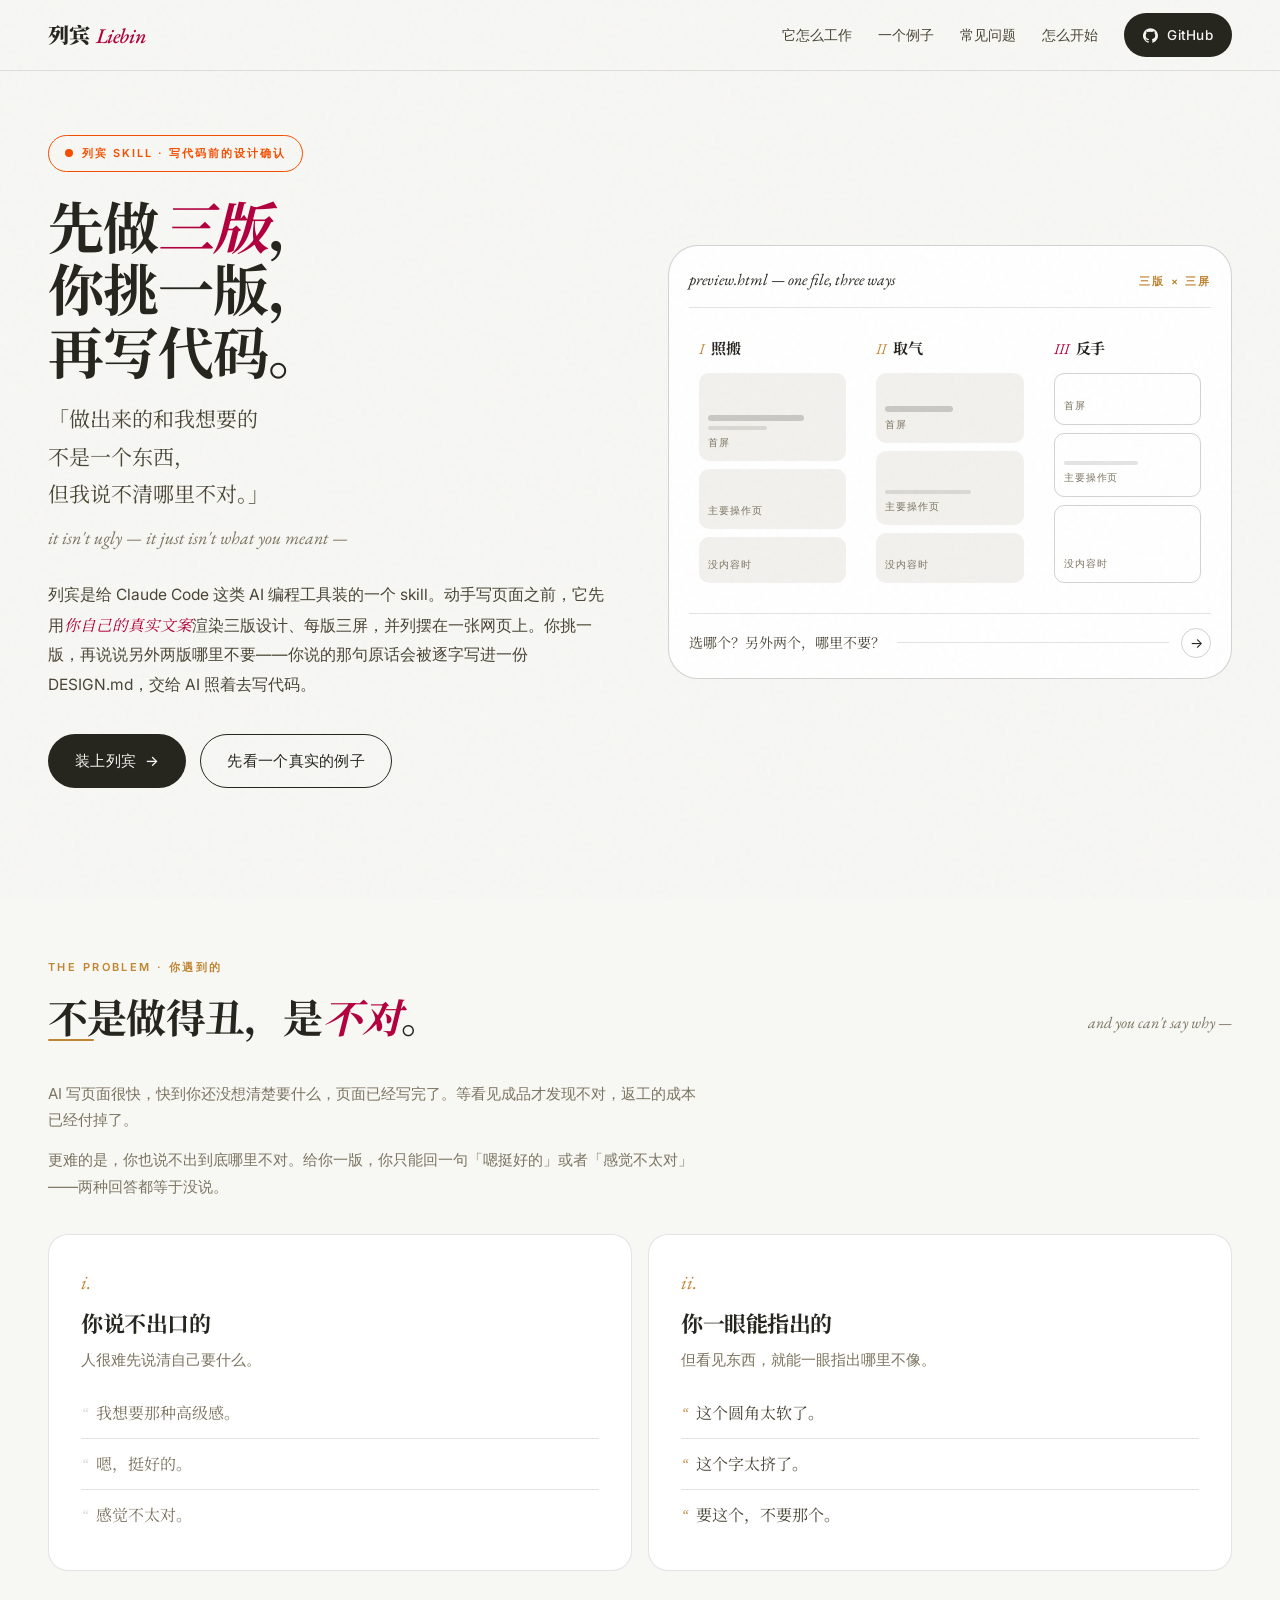
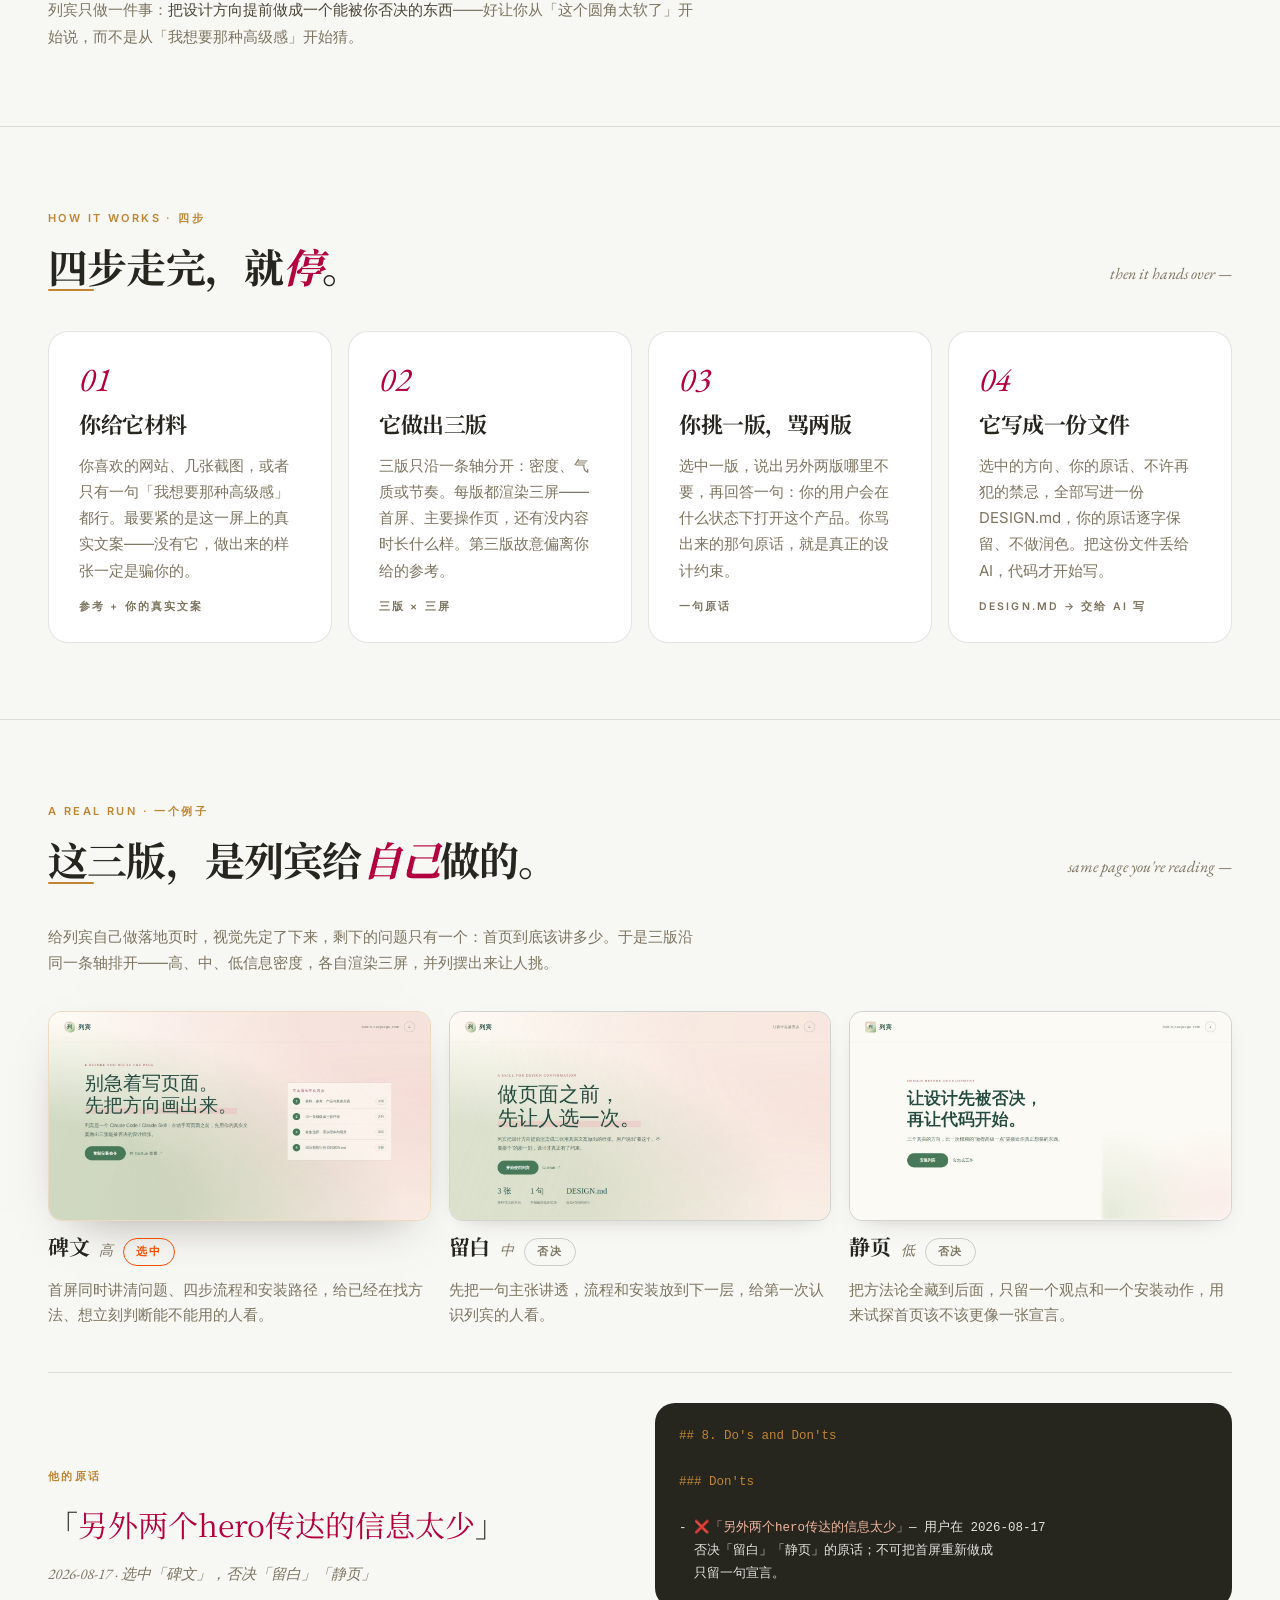
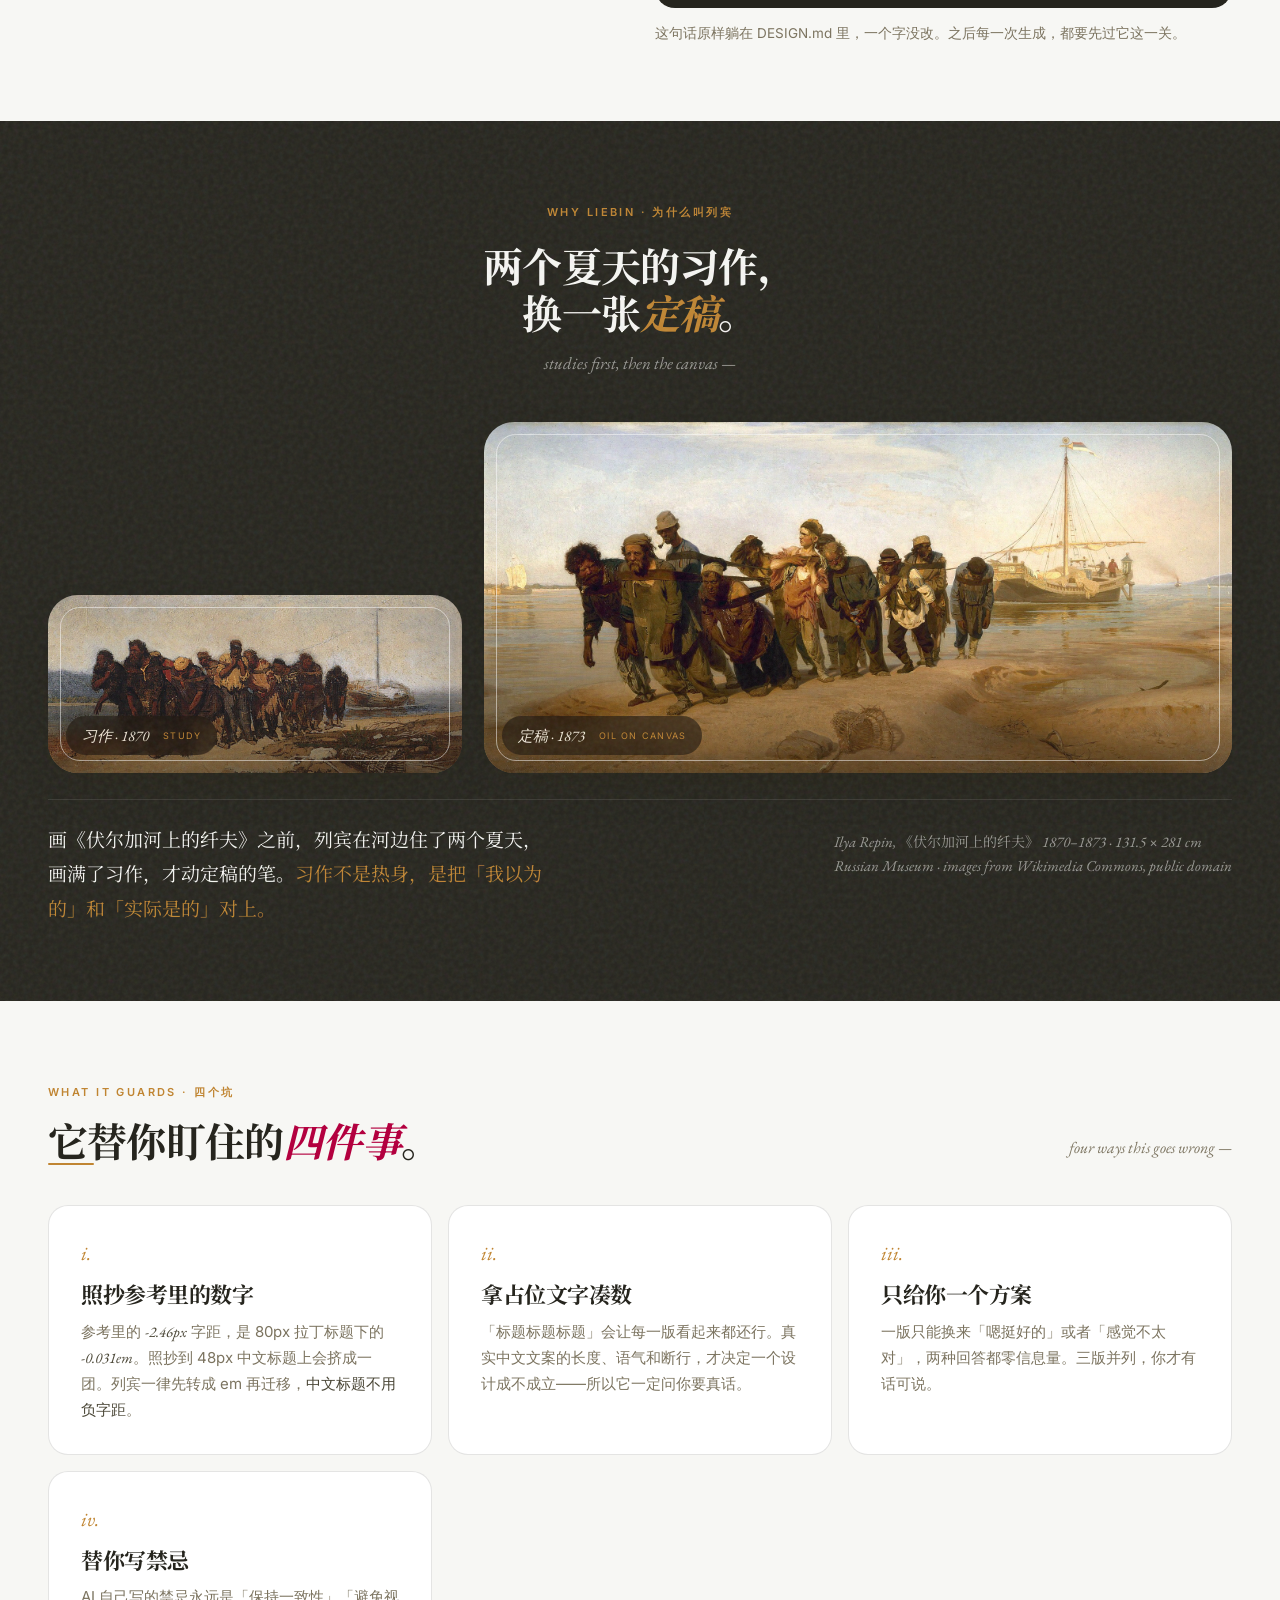
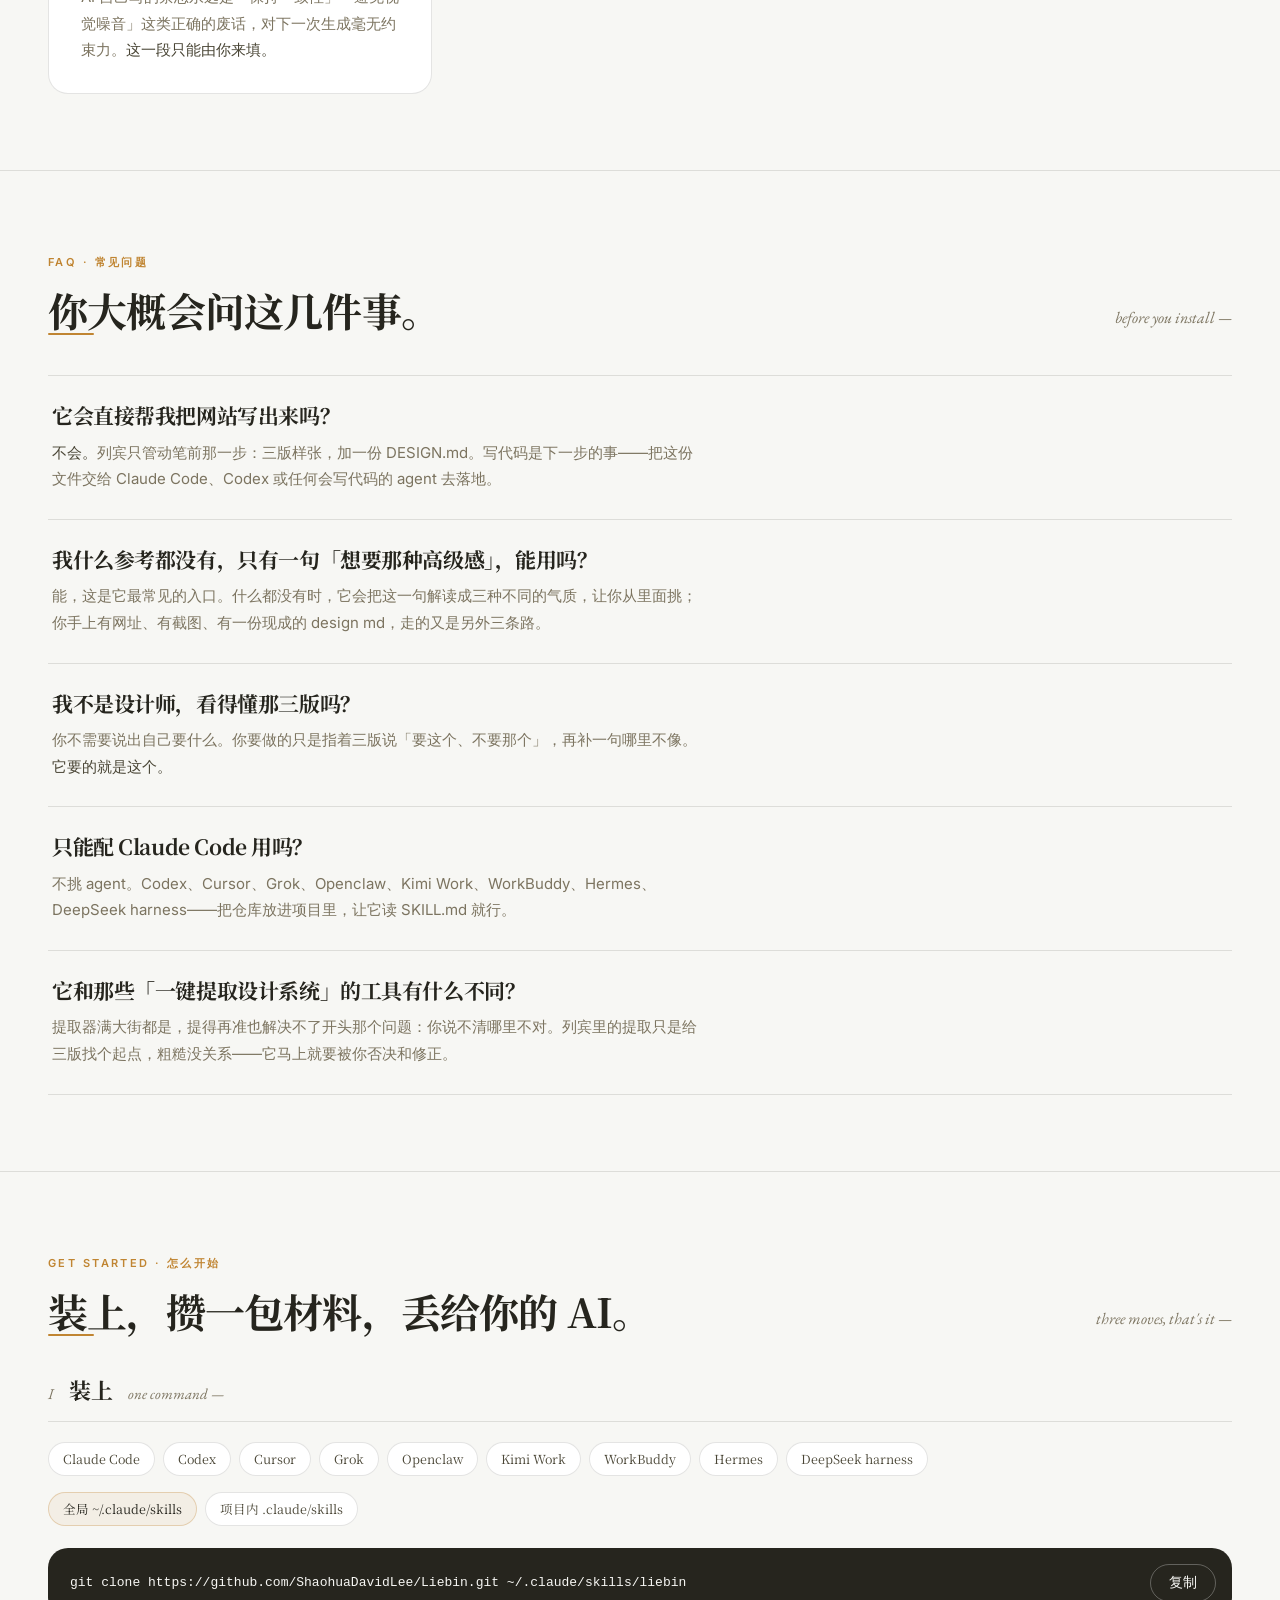
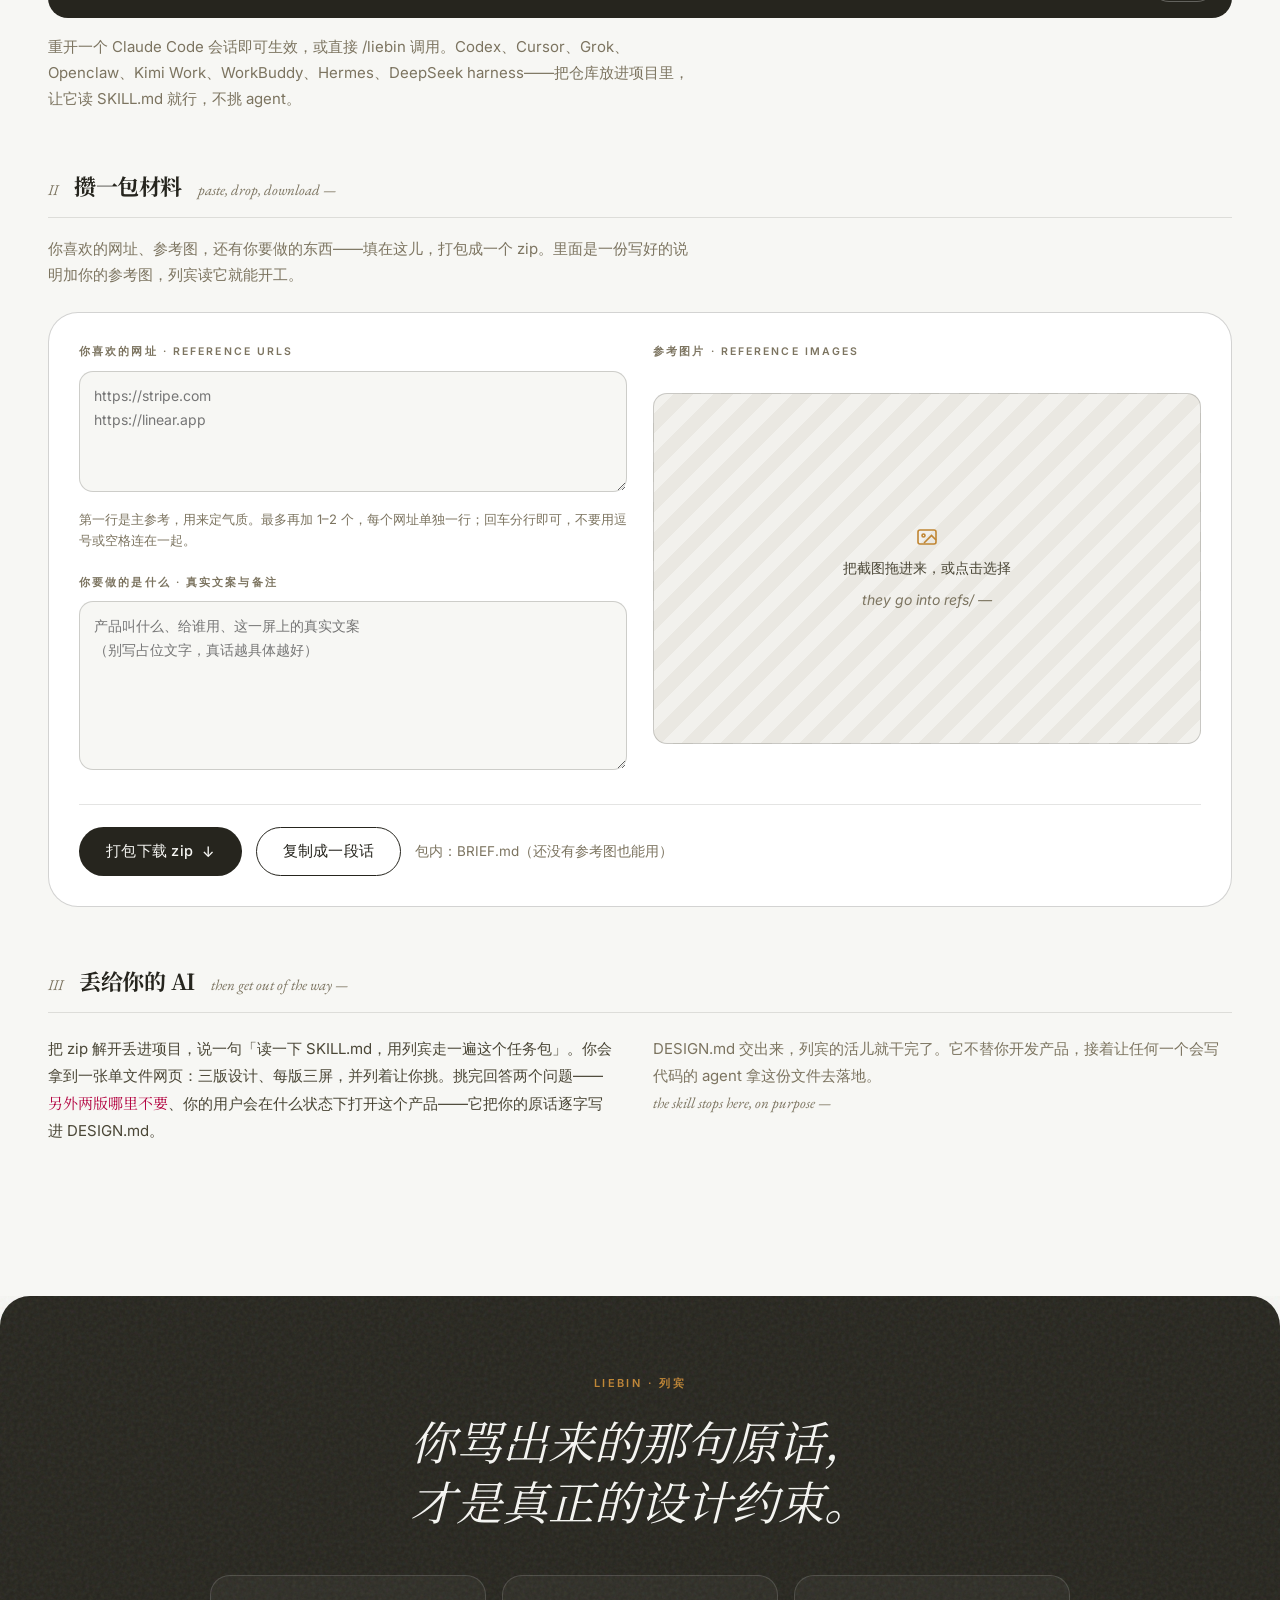
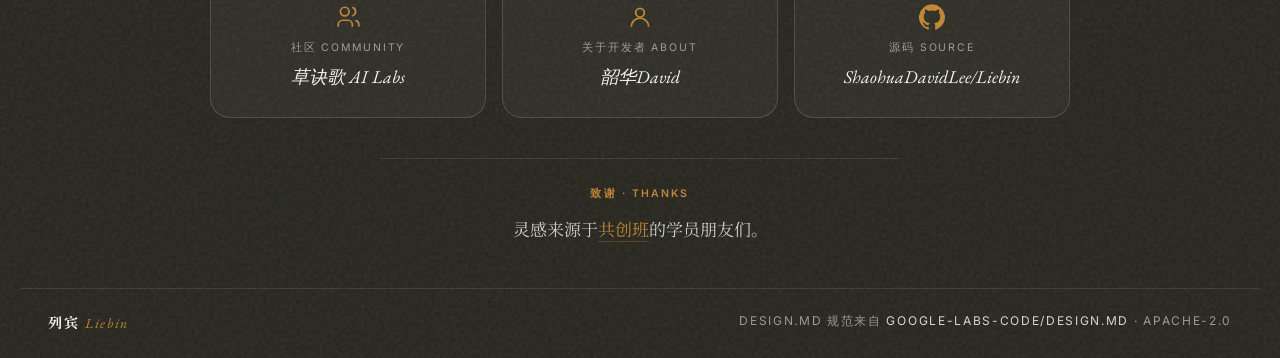
<file: landing.html>
<!DOCTYPE html>
<html lang="zh-CN">
<head>
<meta charset="utf-8">
<meta name="viewport" content="width=device-width, initial-scale=1">
<title>列宾 · Liebin — 先做三版，你挑一版，再写代码</title>
<meta name="description" content="列宾是给 Claude Code 这类 AI 编程工具用的一个 skill：动手写页面之前，先用你的真实文案渲染三版设计并列给你看。你挑一版、说另外两版哪里不要，它把你的原话写成一份 DESIGN.md，交给 AI 去写代码。">
<meta name="theme-color" content="#f7f7f4">
<link rel="canonical" href="https://liebin.caojuege.com/">
<meta property="og:title" content="列宾 · Liebin">
<meta property="og:description" content="先做三版，你挑一版，再写代码。你说出「不要那个」的那一刻，设计才真正有了约束。">
<meta property="og:type" content="website">
<meta property="og:url" content="https://liebin.caojuege.com/">
<meta property="og:locale" content="zh_CN">
<link rel="icon" href="./site/favicon.svg" type="image/svg+xml">
<link rel="preconnect" href="https://fonts.googleapis.com">
<link rel="preconnect" href="https://fonts.gstatic.com" crossorigin>
<link rel="stylesheet" href="https://fonts.googleapis.com/css2?family=Noto+Serif+SC:wght@400;700;900&family=Inter:wght@400;500;600&family=EB+Garamond:ital,wght@0,400;0,500;1,400;1,500&display=swap">
<link rel="stylesheet" href="./site/css/liebin.css">
<style>
/* 沿用既有 token 与组件语言，只为「对照」「例子」「常见问题」三处补最少的版式 */
.contrast{display:grid;grid-template-columns:repeat(auto-fit,minmax(min(100%,320px),1fr));gap:16px;margin-top:34px}
.contrast .pit .n{font-family:var(--font-latin);font-style:italic}
.say{display:block;font-family:var(--font-serif);font-size:16px;line-height:1.95;color:var(--ink-soft);padding:9px 0;border-bottom:1px solid var(--hair)}
.say:last-child{border-bottom:0}
.say.dim{color:var(--muted)}
.say .mk{color:var(--gold);font-family:var(--font-latin);font-style:italic;margin-right:9px}
.say.dim .mk{color:var(--hair-2)}

.case-grid{display:grid;grid-template-columns:repeat(auto-fit,minmax(min(100%,270px),1fr));gap:18px;margin-top:34px}
.case{display:flex;flex-direction:column;gap:12px}
.case__shot{margin:0;border:1px solid var(--hair-2);border-radius:var(--r-sm);overflow:hidden;background:var(--surface);box-shadow:var(--sh-sm)}
.case__shot img{width:100%;height:auto}
.case.is-picked .case__shot{border-color:var(--gold-soft);box-shadow:var(--sh)}
.case__name{display:flex;align-items:baseline;gap:10px;flex-wrap:wrap}
.case__name h3{margin:0;font-size:var(--fs-h4)}
.case__name .axis{font-family:var(--font-latin);font-style:italic;font-size:14px;color:var(--muted)}
.case__tag{flex:none;font-family:var(--font-sans);font-size:10.5px;font-weight:600;letter-spacing:var(--ls-badge);text-transform:uppercase;border-radius:var(--r-pill);padding:4px 12px;border:1px solid var(--hair-2);color:var(--muted)}
.case__tag.on{border-color:var(--primary);color:var(--primary)}
.case p{color:var(--muted);font-size:14.5px;line-height:1.72}

.verdict{display:grid;grid-template-columns:repeat(auto-fit,minmax(min(100%,300px),1fr));gap:30px;align-items:center;margin-top:44px;padding-top:30px;border-top:1px solid var(--hair)}
.verdict blockquote{margin:0;font-family:var(--font-serif);font-size:clamp(21px,2.4vw,30px);line-height:1.55;color:var(--ink);text-wrap:balance}
.verdict blockquote em{font-style:normal;color:var(--crimson)}
.verdict .by{margin-top:14px;font-family:var(--font-latin);font-style:italic;font-size:15px;color:var(--muted)}
.md{background:var(--ink-900);border-radius:var(--r);padding:22px 24px;overflow-x:auto}
.md pre{margin:0;font-family:ui-monospace,SFMono-Regular,Menlo,monospace;font-size:12.5px;line-height:1.85;color:rgba(247,247,244,.9);white-space:pre-wrap;overflow-wrap:anywhere}
.md .k{color:var(--ochre)}
.md .q{color:#f0b7a0}
.md__cap{margin-top:14px;color:var(--muted);font-size:13.5px;line-height:1.7}

.qa{border-top:1px solid var(--hair)}
.qa__item{padding:26px 4px;border-bottom:1px solid var(--hair)}
.qa__item h3{margin:0 0 10px;font-size:var(--fs-h4)}
.qa__item p{color:var(--muted);font-size:15px;line-height:1.78;max-width:var(--measure-note)}
.qa__item p .ink{color:var(--ink-soft)}
</style>
</head>
<body class="grain">

<header class="site-header">
  <div class="site-header__inner">
    <a class="mark" href="#top">列宾<em>Liebin</em></a>
    <button class="nav-toggle" type="button" aria-expanded="false" aria-controls="nav" aria-label="打开菜单">
      <svg viewBox="0 0 24 24" fill="none" stroke="currentColor" stroke-width="1.8" aria-hidden="true"><path d="M4 7h16M4 12h16M4 17h16"/></svg>
    </button>
    <nav id="nav" class="site-nav">
      <a href="#steps">它怎么工作</a>
      <a href="#case">一个例子</a>
      <a href="#faq">常见问题</a>
      <a href="#how">怎么开始</a>
      <a class="rn-btn rn-btn--crimson rn-btn--sm" href="https://github.com/ShaohuaDavidLee/Liebin" target="_blank" rel="noopener">
        <svg width="15" height="15" viewBox="0 0 24 24" fill="currentColor" aria-hidden="true"><path d="M12 .3a12 12 0 0 0-3.8 23.4c.6.1.8-.3.8-.6v-2.2c-3.3.7-4-1.4-4-1.4-.5-1.4-1.3-1.8-1.3-1.8-1.1-.7.1-.7.1-.7 1.2.1 1.8 1.2 1.8 1.2 1.1 1.8 2.8 1.3 3.5 1 .1-.8.4-1.3.8-1.6-2.7-.3-5.5-1.3-5.5-6 0-1.3.5-2.4 1.2-3.2-.1-.3-.5-1.5.1-3.2 0 0 1-.3 3.3 1.2a11.5 11.5 0 0 1 6 0c2.3-1.5 3.3-1.2 3.3-1.2.6 1.7.2 2.9.1 3.2.8.8 1.2 1.9 1.2 3.2 0 4.7-2.8 5.7-5.5 6 .4.4.8 1.1.8 2.2v3.3c0 .3.2.7.8.6A12 12 0 0 0 12 .3z"/></svg>
        GitHub
      </a>
    </nav>
  </div>
</header>

<main id="top">
  <section class="hero">
    <div class="rise">
      <span class="rn-badge rn-badge--live"><span class="rn-badge__dot"></span>列宾 Skill · 写代码前的设计确认</span>
      <h1>先做<em>三版</em>，<br>你挑一版，<br>再写代码。</h1>
      <p class="hero__quote">「做出来的和我想要的<br>不是一个东西，<br>但我说不清哪里不对。」</p>
      <p class="latin hero__latin">it isn't ugly — it just isn't what you meant —</p>
      <p class="hero__bio">列宾是给 Claude Code 这类 AI 编程工具装的一个 skill。动手写页面之前，它先用<span class="key">你自己的真实文案</span>渲染三版设计、每版三屏，并列摆在一张网页上。你挑一版，再说说另外两版哪里不要——你说的那句原话会被逐字写进一份 DESIGN.md，交给 AI 照着去写代码。</p>
      <div class="hero__cta">
        <a class="rn-btn rn-btn--dark" href="#how">装上列宾<span class="rn-btn__arrow">→</span></a>
        <a class="rn-btn rn-btn--ghost" href="#case">先看一个真实的例子</a>
      </div>
    </div>

    <div class="schematic rise d2">
      <div class="schematic__head">
        <span class="latin">preview.html — one file, three ways</span>
        <span class="schematic__tag">三版 × 三屏</span>
      </div>
      <div class="schematic__cols">
        <div class="col">
          <div class="col__name"><span class="latin n">I</span><h3>照搬</h3></div>
          <div class="col__stack">
            <div class="pane" style="height:88px"><span class="pane__bar"></span><span class="pane__bar s"></span><span class="pane__lab">首屏</span></div>
            <div class="pane" style="height:60px"><span class="pane__lab">主要操作页</span></div>
            <div class="pane" style="height:46px"><span class="pane__lab">没内容时</span></div>
          </div>
        </div>
        <div class="col">
          <div class="col__name"><span class="latin n">II</span><h3>取气</h3></div>
          <div class="col__stack">
            <div class="pane" style="height:70px"><span class="pane__bar" style="width:52%"></span><span class="pane__lab">首屏</span></div>
            <div class="pane" style="height:74px"><span class="pane__bar s" style="width:66%"></span><span class="pane__lab">主要操作页</span></div>
            <div class="pane" style="height:50px"><span class="pane__lab">没内容时</span></div>
          </div>
        </div>
        <div class="col">
          <div class="col__name"><span class="latin n is-iii">III</span><h3>反手</h3></div>
          <div class="col__stack">
            <div class="pane is-outline" style="height:52px"><span class="pane__lab">首屏</span></div>
            <div class="pane is-outline" style="height:64px"><span class="pane__bar s" style="width:58%"></span><span class="pane__lab">主要操作页</span></div>
            <div class="pane is-outline" style="height:78px"><span class="pane__lab">没内容时</span></div>
          </div>
        </div>
      </div>
      <div class="schematic__foot">
        <p>选哪个？另外两个，哪里不要？</p>
        <span class="ln"></span>
        <span class="go">→</span>
      </div>
    </div>
  </section>

  <section id="problem" class="section">
    <div class="wrap">
      <header class="rn-sechead">
        <div class="rn-sechead__lead">
          <span class="rn-kicker">The problem · 你遇到的</span>
          <h2 class="rn-sechead__title">不是做得丑，是<em>不对</em>。</h2>
          <div class="rn-rule"></div>
        </div>
        <p class="rn-aside rn-sechead__aside">and you can't say why —</p>
      </header>
      <p class="note">AI 写页面很快，快到你还没想清楚要什么，页面已经写完了。等看见成品才发现不对，返工的成本已经付掉了。</p>
      <p class="note" style="margin-top:14px">更难的是，你也说不出到底哪里不对。给你一版，你只能回一句「嗯挺好的」或者「感觉不太对」——两种回答都等于没说。</p>

      <div class="contrast">
        <article class="pit">
          <div class="n">i.</div>
          <h3>你说不出口的</h3>
          <p style="margin-bottom:14px">人很难先说清自己要什么。</p>
          <span class="say dim"><span class="mk">“</span>我想要那种高级感。</span>
          <span class="say dim"><span class="mk">“</span>嗯，挺好的。</span>
          <span class="say dim"><span class="mk">“</span>感觉不太对。</span>
        </article>
        <article class="pit">
          <div class="n">ii.</div>
          <h3>你一眼能指出的</h3>
          <p style="margin-bottom:14px">但看见东西，就能一眼指出哪里不像。</p>
          <span class="say"><span class="mk">“</span>这个圆角太软了。</span>
          <span class="say"><span class="mk">“</span>这个字太挤了。</span>
          <span class="say"><span class="mk">“</span>要这个，不要那个。</span>
        </article>
      </div>
      <p class="note" style="margin-top:26px">列宾只做一件事：<span style="color:var(--ink-soft)">把设计方向提前做成一个能被你否决的东西</span>——好让你从「这个圆角太软了」开始说，而不是从「我想要那种高级感」开始猜。</p>
    </div>
  </section>

  <section id="steps" class="section">
    <div class="wrap">
      <header class="rn-sechead">
        <div class="rn-sechead__lead">
          <span class="rn-kicker">How it works · 四步</span>
          <h2 class="rn-sechead__title">四步走完，就<em>停</em>。</h2>
          <div class="rn-rule"></div>
        </div>
        <p class="rn-aside rn-sechead__aside">then it hands over —</p>
      </header>
      <div class="step-grid">
        <article class="step">
          <div class="latin step__n">01</div>
          <h3>你给它材料</h3>
          <p>你喜欢的网站、几张截图，或者只有一句「我想要那种高级感」都行。最要紧的是这一屏上的真实文案——没有它，做出来的样张一定是骗你的。</p>
          <span class="step__tag">参考 + 你的真实文案</span>
        </article>
        <article class="step">
          <div class="latin step__n">02</div>
          <h3>它做出三版</h3>
          <p>三版只沿一条轴分开：密度、气质或节奏。每版都渲染三屏——首屏、主要操作页，还有没内容时长什么样。第三版故意偏离你给的参考。</p>
          <span class="step__tag">三版 × 三屏</span>
        </article>
        <article class="step">
          <div class="latin step__n">03</div>
          <h3>你挑一版，骂两版</h3>
          <p>选中一版，说出另外两版哪里不要，再回答一句：你的用户会在什么状态下打开这个产品。你骂出来的那句原话，就是真正的设计约束。</p>
          <span class="step__tag">一句原话</span>
        </article>
        <article class="step">
          <div class="latin step__n">04</div>
          <h3>它写成一份文件</h3>
          <p>选中的方向、你的原话、不许再犯的禁忌，全部写进一份 DESIGN.md，你的原话逐字保留、不做润色。把这份文件丢给 AI，代码才开始写。</p>
          <span class="step__tag">DESIGN.md → 交给 AI 写</span>
        </article>
      </div>
    </div>
  </section>

  <section id="case" class="section">
    <div class="wrap">
      <header class="rn-sechead">
        <div class="rn-sechead__lead">
          <span class="rn-kicker">A real run · 一个例子</span>
          <h2 class="rn-sechead__title">这三版，是列宾给<em>自己</em>做的。</h2>
          <div class="rn-rule"></div>
        </div>
        <p class="rn-aside rn-sechead__aside">same page you're reading —</p>
      </header>
      <p class="note">给列宾自己做落地页时，视觉先定了下来，剩下的问题只有一个：首页到底该讲多少。于是三版沿同一条轴排开——高、中、低信息密度，各自渲染三屏，并列摆出来让人挑。</p>

      <div class="case-grid">
        <div class="case is-picked">
          <figure class="case__shot"><img src="./site/img/case/sample-beiwen.jpg" alt="样张一「碑文」：高信息密度的首屏，主张旁边并列四步流程卡" width="1280" height="700"></figure>
          <div class="case__name"><h3>碑文</h3><span class="axis">高</span><span class="case__tag on">选中</span></div>
          <p>首屏同时讲清问题、四步流程和安装路径，给已经在找方法、想立刻判断能不能用的人看。</p>
        </div>
        <div class="case">
          <figure class="case__shot"><img src="./site/img/case/sample-liubai.jpg" alt="样张二「留白」：中信息密度的首屏，一句主张加三项事实" width="1280" height="700"></figure>
          <div class="case__name"><h3>留白</h3><span class="axis">中</span><span class="case__tag">否决</span></div>
          <p>先把一句主张讲透，流程和安装放到下一层，给第一次认识列宾的人看。</p>
        </div>
        <div class="case">
          <figure class="case__shot"><img src="./site/img/case/sample-jingye.jpg" alt="样张三「静页」：低信息密度的首屏，只有一个观点和一个安装按钮" width="1280" height="700"></figure>
          <div class="case__name"><h3>静页</h3><span class="axis">低</span><span class="case__tag">否决</span></div>
          <p>把方法论全藏到后面，只留一个观点和一个安装动作，用来试探首页该不该更像一张宣言。</p>
        </div>
      </div>

      <div class="verdict">
        <div>
          <span class="rn-kicker">他的原话</span>
          <blockquote style="margin-top:12px">「<em>另外两个hero传达的信息太少</em>」</blockquote>
          <p class="by">2026-08-17 · 选中「碑文」，否决「留白」「静页」</p>
        </div>
        <div>
          <div class="md">
<pre><span class="k">## 8. Do's and Don'ts</span>

<span class="k">### Don'ts</span>

- ❌<span class="q">「另外两个hero传达的信息太少」</span>— 用户在 2026-08-17
  否决「留白」「静页」的原话；不可把首屏重新做成
  只留一句宣言。</pre>
          </div>
          <p class="md__cap">这句话原样躺在 DESIGN.md 里，一个字没改。之后每一次生成，都要先过它这一关。</p>
        </div>
      </div>
    </div>
  </section>

  <section id="why" class="on-ink grain" style="padding:var(--section-y) 0">
    <div class="wrap">
      <div class="why-head">
        <span class="rn-kicker">Why Liebin · 为什么叫列宾</span>
        <h2>两个夏天的习作，换一张<em>定稿</em>。</h2>
        <p class="latin">studies first, then the canvas —</p>
      </div>
      <div class="why-art">
        <figure class="rn-photo study" style="aspect-ratio:960/413">
          <img src="./site/img/repin-study-1870.jpg" alt="列宾《伏尔加河上的纤夫》习作，1870" width="1280" height="551">
          <span class="rn-photo__frame" aria-hidden="true"></span>
          <span class="rn-photo__scrim" aria-hidden="true"></span>
          <figcaption class="caption-pill">习作 · 1870<span class="hint">study</span></figcaption>
        </figure>
        <figure class="rn-photo canvas" style="aspect-ratio:281/132">
          <img src="./site/img/repin-volga-1873.jpg" alt="伊利亚·列宾《伏尔加河上的纤夫》，1870–1873" width="1920" height="888">
          <span class="rn-photo__frame" aria-hidden="true"></span>
          <span class="rn-photo__scrim" aria-hidden="true"></span>
          <figcaption class="caption-pill">定稿 · 1873<span class="hint">oil on canvas</span></figcaption>
        </figure>
      </div>
      <div class="why-note">
        <p class="serif">画《伏尔加河上的纤夫》之前，列宾在河边住了两个夏天，画满了习作，才动定稿的笔。<span class="gold">习作不是热身，是把「我以为的」和「实际是的」对上。</span></p>
        <p class="latin credit">Ilya Repin, <span style="font-style:normal;font-family:var(--font-serif);font-size:14px">《伏尔加河上的纤夫》</span> 1870–1873 · 131.5 × 281 cm<br>Russian Museum · images from Wikimedia Commons, public domain</p>
      </div>
    </div>
  </section>

  <section id="pitfalls" class="section">
    <div class="wrap">
      <header class="rn-sechead">
        <div class="rn-sechead__lead">
          <span class="rn-kicker">What it guards · 四个坑</span>
          <h2 class="rn-sechead__title">它替你盯住的<em>四件事</em>。</h2>
          <div class="rn-rule"></div>
        </div>
        <p class="rn-aside rn-sechead__aside">four ways this goes wrong —</p>
      </header>
      <div class="pit-grid">
        <article class="pit">
          <div class="latin n">i.</div>
          <h3>照抄参考里的数字</h3>
          <p>参考里的 <span class="latin ink">-2.46px</span> 字距，是 80px 拉丁标题下的 <span class="latin ink">-0.031em</span>。照抄到 48px 中文标题上会挤成一团。列宾一律先转成 em 再迁移，<span class="ink">中文标题不用负字距</span>。</p>
        </article>
        <article class="pit">
          <div class="latin n">ii.</div>
          <h3>拿占位文字凑数</h3>
          <p>「标题标题标题」会让每一版看起来都还行。真实中文文案的长度、语气和断行，才决定一个设计成不成立——所以它一定问你要真话。</p>
        </article>
        <article class="pit">
          <div class="latin n">iii.</div>
          <h3>只给你一个方案</h3>
          <p>一版只能换来「嗯挺好的」或者「感觉不太对」，两种回答都零信息量。三版并列，你才有话可说。</p>
        </article>
        <article class="pit">
          <div class="latin n">iv.</div>
          <h3>替你写禁忌</h3>
          <p>AI 自己写的禁忌永远是「保持一致性」「避免视觉噪音」这类正确的废话，对下一次生成毫无约束力。<span class="ink">这一段只能由你来填。</span></p>
        </article>
      </div>
    </div>
  </section>

  <section id="faq" class="section">
    <div class="wrap">
      <header class="rn-sechead">
        <div class="rn-sechead__lead">
          <span class="rn-kicker">FAQ · 常见问题</span>
          <h2 class="rn-sechead__title">你大概会问这几件事。</h2>
          <div class="rn-rule"></div>
        </div>
        <p class="rn-aside rn-sechead__aside">before you install —</p>
      </header>
      <div class="qa">
        <div class="qa__item">
          <h3>它会直接帮我把网站写出来吗？</h3>
          <p><span class="ink">不会。</span>列宾只管动笔前那一步：三版样张，加一份 DESIGN.md。写代码是下一步的事——把这份文件交给 Claude Code、Codex 或任何会写代码的 agent 去落地。</p>
        </div>
        <div class="qa__item">
          <h3>我什么参考都没有，只有一句「想要那种高级感」，能用吗？</h3>
          <p>能，这是它最常见的入口。什么都没有时，它会把这一句解读成三种不同的气质，让你从里面挑；你手上有网址、有截图、有一份现成的 design md，走的又是另外三条路。</p>
        </div>
        <div class="qa__item">
          <h3>我不是设计师，看得懂那三版吗？</h3>
          <p>你不需要说出自己要什么。你要做的只是指着三版说「要这个、不要那个」，再补一句哪里不像。<span class="ink">它要的就是这个。</span></p>
        </div>
        <div class="qa__item">
          <h3>只能配 Claude Code 用吗？</h3>
          <p>不挑 agent。Codex、Cursor、Grok、Openclaw、Kimi Work、WorkBuddy、Hermes、DeepSeek harness——把仓库放进项目里，让它读 SKILL.md 就行。</p>
        </div>
        <div class="qa__item">
          <h3>它和那些「一键提取设计系统」的工具有什么不同？</h3>
          <p>提取器满大街都是，提得再准也解决不了开头那个问题：你说不清哪里不对。列宾里的提取只是给三版找个起点，粗糙没关系——它马上就要被你否决和修正。</p>
        </div>
      </div>
    </div>
  </section>

  <section id="how" class="section">
    <div class="wrap">
      <header class="rn-sechead">
        <div class="rn-sechead__lead">
          <span class="rn-kicker">Get started · 怎么开始</span>
          <h2 class="rn-sechead__title">装上，攒一包材料，丢给你的 AI。</h2>
          <div class="rn-rule"></div>
        </div>
        <p class="rn-aside rn-sechead__aside">three moves, that's it —</p>
      </header>

      <div class="idx-row">
        <span class="latin n">I</span>
        <h3>装上</h3>
        <span class="latin">one command —</span>
      </div>
      <div class="rn-chips" aria-label="支持的 agent">
        <span class="rn-chip">Claude Code</span>
        <span class="rn-chip">Codex</span>
        <span class="rn-chip">Cursor</span>
        <span class="rn-chip">Grok</span>
        <span class="rn-chip">Openclaw</span>
        <span class="rn-chip">Kimi Work</span>
        <span class="rn-chip">WorkBuddy</span>
        <span class="rn-chip">Hermes</span>
        <span class="rn-chip">DeepSeek harness</span>
      </div>
      <div class="scope" role="tablist" aria-label="安装位置">
        <button type="button" class="is-on" data-scope="global" aria-pressed="true">全局 ~/.claude/skills</button>
        <button type="button" data-scope="project" aria-pressed="false">项目内 .claude/skills</button>
      </div>
      <div class="term">
        <code id="install-cmd">git clone https://github.com/ShaohuaDavidLee/Liebin.git ~/.claude/skills/liebin</code>
        <button type="button" id="copy-install">复制</button>
      </div>
      <p class="note mt-16" id="install-note">重开一个 Claude Code 会话即可生效，或直接 /liebin 调用。Codex、Cursor、Grok、Openclaw、Kimi Work、WorkBuddy、Hermes、DeepSeek harness——把仓库放进项目里，让它读 SKILL.md 就行，不挑 agent。</p>

      <div class="idx-row mt-60">
        <span class="latin n">II</span>
        <h3>攒一包材料</h3>
        <span class="latin">paste, drop, download —</span>
      </div>
      <p class="note tight">你喜欢的网址、参考图，还有你要做的东西——填在这儿，打包成一个 zip。里面是一份写好的说明加你的参考图，列宾读它就能开工。</p>

      <form class="pack" id="brief-form" onsubmit="return false">
        <div class="pack__grid">
          <div class="field">
            <div>
              <label class="lbl" for="refs">你喜欢的网址 · reference urls</label>
              <textarea id="refs" rows="4" placeholder="https://stripe.com&#10;https://linear.app"></textarea>
              <p class="field-hint">第一行是主参考，用来定气质。最多再加 1–2 个，每个网址单独一行；回车分行即可，不要用逗号或空格连在一起。</p>
            </div>
            <div>
              <label class="lbl" for="notes">你要做的是什么 · 真实文案与备注</label>
              <textarea id="notes" rows="6" placeholder="产品叫什么、给谁用、这一屏上的真实文案&#10;（别写占位文字，真话越具体越好）"></textarea>
            </div>
          </div>
          <div class="field">
            <span class="lbl">参考图片 · reference images</span>
            <label class="drop" id="drop">
              <svg viewBox="0 0 24 24" fill="none" stroke="currentColor" stroke-width="1.6" aria-hidden="true"><rect x="3" y="5" width="18" height="14" rx="2"/><circle cx="8.5" cy="10.5" r="1.5"/><path d="m21 15-4.5-4.5L9 18"/></svg>
              <span>把截图拖进来，或点击选择</span>
              <span class="latin" style="color:var(--muted);font-size:14px">they go into refs/ —</span>
              <input id="files" type="file" accept="image/*" multiple hidden>
            </label>
            <div class="files" id="file-list"></div>
          </div>
        </div>
        <div class="pack__foot">
          <button type="button" class="rn-btn rn-btn--dark" id="download-zip">打包下载 zip<span class="rn-btn__arrow">↓</span></button>
          <button type="button" class="rn-btn rn-btn--ghost" id="copy-brief">复制成一段话</button>
          <span class="pack__hint" id="pack-hint">包内：BRIEF.md（还没有参考图也能用）</span>
        </div>
      </form>

      <div class="idx-row mt-60">
        <span class="latin n">III</span>
        <h3>丢给你的 AI</h3>
        <span class="latin">then get out of the way —</span>
      </div>
      <div class="handoff">
        <p>把 zip 解开丢进项目，说一句「读一下 SKILL.md，用列宾走一遍这个任务包」。你会拿到一张单文件网页：三版设计、每版三屏，并列着让你挑。挑完回答两个问题——<span class="key">另外两版哪里不要</span>、你的用户会在什么状态下打开这个产品——它把你的原话逐字写进 DESIGN.md。</p>
        <p class="muted">DESIGN.md 交出来，列宾的活儿就干完了。它不替你开发产品，接着让任何一个会写代码的 agent 拿这份文件去落地。<br><span class="latin" style="font-size:15px">the skill stops here, on purpose —</span></p>
      </div>
    </div>
  </section>
</main>

<footer class="site-footer on-ink grain">
  <div class="site-footer__inner">
    <span class="rn-kicker">Liebin · 列宾</span>
    <p class="quote">你骂出来的那句原话，才是真正的<em>设计约束</em>。</p>
    <div class="contacts">
      <a class="rn-contact" href="https://www.caojuege.com" target="_blank" rel="noopener">
        <span class="rn-contact__ic" aria-hidden="true"><svg viewBox="0 0 24 24" fill="none" stroke="currentColor" stroke-width="1.6"><path d="M16 21v-2a4 4 0 0 0-4-4H7a4 4 0 0 0-4 4v2"/><circle cx="9" cy="7" r="4"/><path d="M22 21v-2a4 4 0 0 0-3-3.87M16 3.13a4 4 0 0 1 0 7.75"/></svg></span>
        <span class="rn-contact__lab">社区 Community</span>
        <span class="rn-contact__val">草诀歌 AI Labs</span>
      </a>
      <a class="rn-contact" href="https://www.caojuege.com/davidli" target="_blank" rel="noopener">
        <span class="rn-contact__ic" aria-hidden="true"><svg viewBox="0 0 24 24" fill="none" stroke="currentColor" stroke-width="1.6"><circle cx="12" cy="8" r="4"/><path d="M4 21a8 8 0 0 1 16 0"/></svg></span>
        <span class="rn-contact__lab">关于开发者 About</span>
        <span class="rn-contact__val">韶华David</span>
      </a>
      <a class="rn-contact" href="https://github.com/ShaohuaDavidLee/Liebin" target="_blank" rel="noopener">
        <span class="rn-contact__ic" aria-hidden="true"><svg viewBox="0 0 24 24" fill="currentColor"><path d="M12 .3a12 12 0 0 0-3.8 23.4c.6.1.8-.3.8-.6v-2.2c-3.3.7-4-1.4-4-1.4-.5-1.4-1.3-1.8-1.3-1.8-1.1-.7.1-.7.1-.7 1.2.1 1.8 1.2 1.8 1.2 1.1 1.8 2.8 1.3 3.5 1 .1-.8.4-1.3.8-1.6-2.7-.3-5.5-1.3-5.5-6 0-1.3.5-2.4 1.2-3.2-.1-.3-.5-1.5.1-3.2 0 0 1-.3 3.3 1.2a11.5 11.5 0 0 1 6 0c2.3-1.5 3.3-1.2 3.3-1.2.6 1.7.2 2.9.1 3.2.8.8 1.2 1.9 1.2 3.2 0 4.7-2.8 5.7-5.5 6 .4.4.8 1.1.8 2.2v3.3c0 .3.2.7.8.6A12 12 0 0 0 12 .3z"/></svg></span>
        <span class="rn-contact__lab">源码 Source</span>
        <span class="rn-contact__val">ShaohuaDavidLee/Liebin</span>
      </a>
    </div>
    <div class="thanks">
      <div class="lbl">致谢 · Thanks</div>
      <p>灵感来源于<a href="https://www.caojuege.com/camp/" target="_blank" rel="noopener">共创班</a>的学员朋友们。</p>
    </div>
  </div>
  <div class="colophon">
    <span class="brand">列宾 <span class="latin" style="color:var(--gold)">Liebin</span></span>
    <span>DESIGN.md 规范来自 <a href="https://github.com/google-labs-code/design.md" target="_blank" rel="noopener">google-labs-code/design.md</a> · Apache-2.0</span>
  </div>
</footer>

<script src="./site/js/app.js"></script>
</body>
</html>
</file>
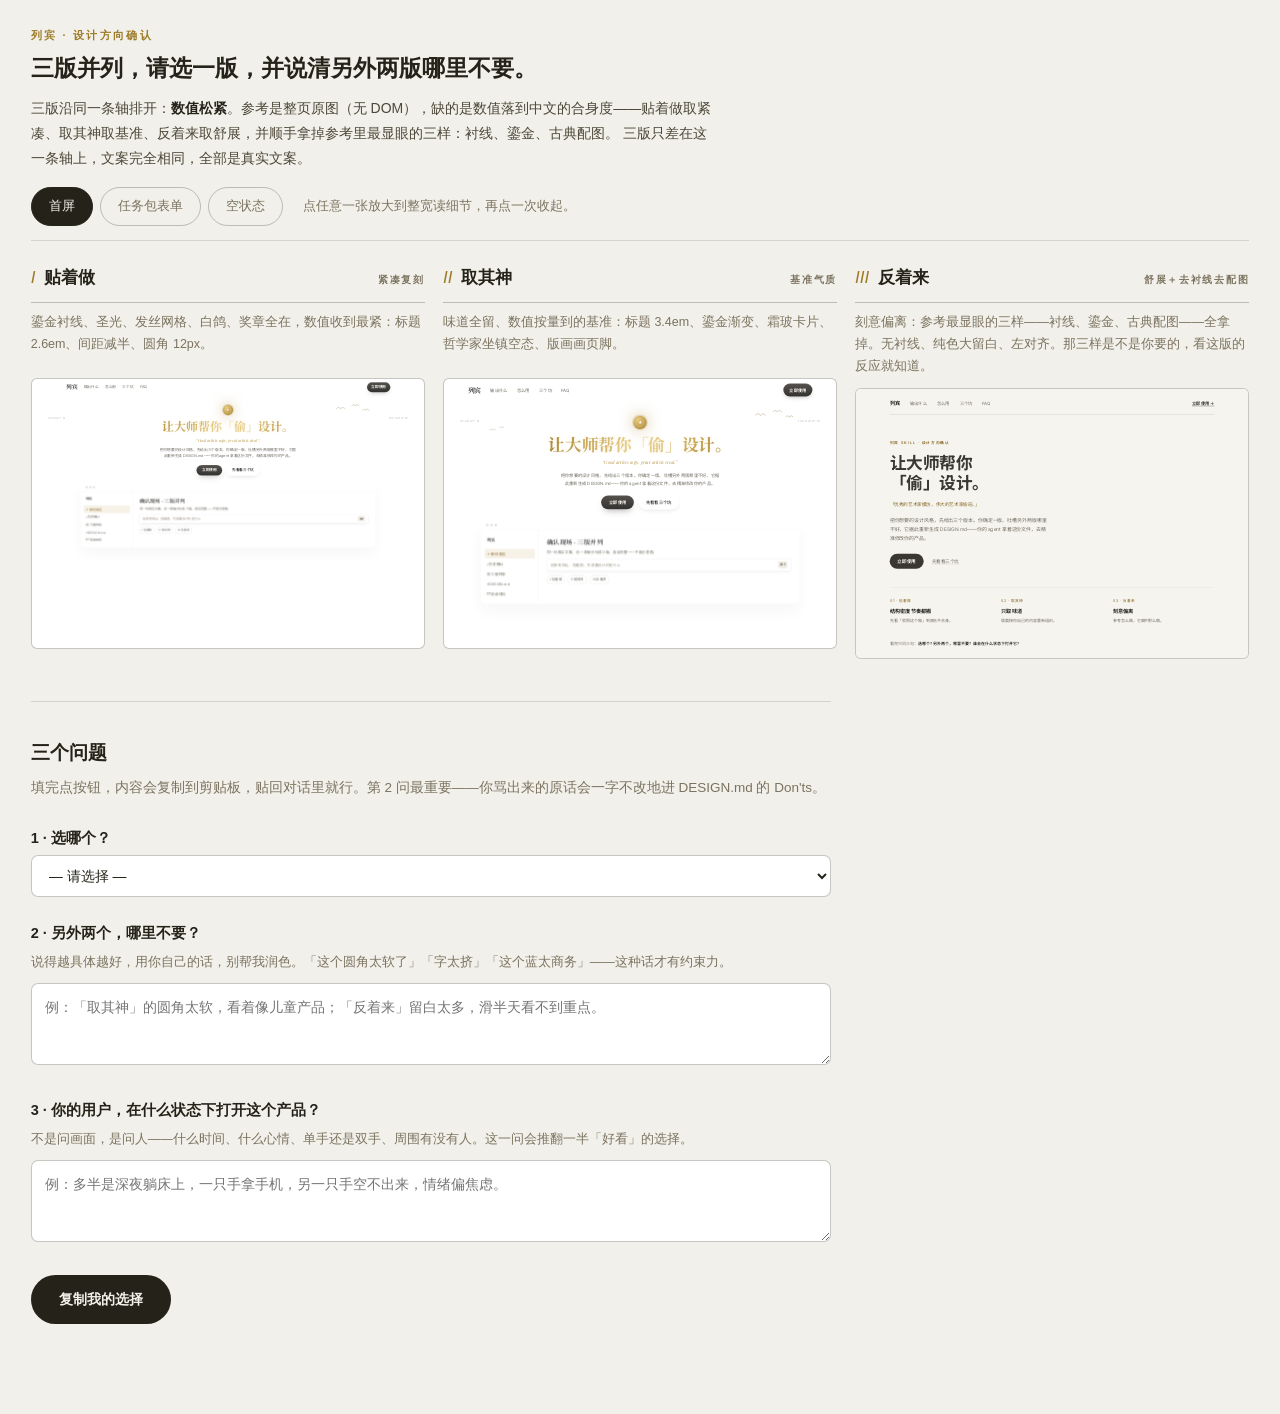
<file: proof-preview.html>
<!DOCTYPE html>
<html lang="zh-CN">
<head>
<meta charset="utf-8">
<meta name="viewport" content="width=device-width,initial-scale=1">
<title>列宾 · 三版样张</title>
<style>
:root{
  --bg:#F2F0EA;--surface:#fff;--ink:#252319;--ink-soft:#4C4738;--muted:#7B7360;
  --hair:rgba(37,35,25,.14);--hair2:rgba(37,35,25,.26);--accent:#A8102F;--gold:#9C7A26;
  --stage-w:1280px;--stage-h:880px;--stage-ar:1280/880;
}
@media (prefers-color-scheme:dark){:root:not([data-theme="light"]){
  --bg:#17160F;--surface:rgba(255,255,255,.055);--ink:#F0ECE0;--ink-soft:#D2CBB9;--muted:#968F7C;
  --hair:rgba(255,255,255,.14);--hair2:rgba(255,255,255,.26);--accent:#EE8AA2;--gold:#D9AE59;}}
:root[data-theme="dark"]{
  --bg:#17160F;--surface:rgba(255,255,255,.055);--ink:#F0ECE0;--ink-soft:#D2CBB9;--muted:#968F7C;
  --hair:rgba(255,255,255,.14);--hair2:rgba(255,255,255,.26);--accent:#EE8AA2;--gold:#D9AE59;}
*{box-sizing:border-box}
body{margin:0;background:var(--bg);color:var(--ink);line-height:1.75;
  font-family:-apple-system,BlinkMacSystemFont,"PingFang SC","Hiragino Sans GB","Microsoft YaHei",sans-serif}
.shell{max-width:1760px;margin:0 auto;padding:0 clamp(16px,2.4vw,40px)}
.top{position:sticky;top:0;z-index:20;background:var(--bg);border-bottom:1px solid var(--hair);padding:26px 0 14px}
.eyebrow{font-size:10.5px;font-weight:600;letter-spacing:.22em;text-transform:uppercase;color:var(--gold);margin:0 0 8px}
h1{font-size:clamp(18px,2vw,23px);line-height:1.45;margin:0 0 10px;font-weight:600;letter-spacing:0;text-wrap:balance}
.axis{font-size:14px;line-height:1.8;color:var(--ink-soft);margin:0;max-width:88ch}
.axis b{color:var(--ink)}
.bar{display:flex;flex-wrap:wrap;gap:20px;align-items:center;margin-top:16px}
.screens{display:flex;gap:7px;flex-wrap:wrap}
.screens button{font:inherit;font-size:13px;padding:7px 17px;border:1px solid var(--hair2);background:transparent;
  color:var(--muted);border-radius:999px;cursor:pointer;transition:.15s}
.screens button:hover{color:var(--ink)}
.screens button[aria-selected="true"]{background:var(--ink);color:var(--bg);border-color:var(--ink)}
.hint{font-size:12.5px;color:var(--muted);margin:0}
:focus-visible{outline:2px solid var(--accent);outline-offset:2px}
.grid{display:grid;grid-template-columns:repeat(3,minmax(0,1fr));gap:18px;padding:22px 0 8px}
.grid.solo{grid-template-columns:minmax(0,1fr)}
.grid.solo .variant.off{display:none}
.grid.solo .frame,.grid.solo .meta,.grid.solo .desc{max-width:1280px;margin-left:auto;margin-right:auto}
.variant{min-width:0}
.meta{display:flex;align-items:baseline;gap:9px;padding-bottom:9px;border-bottom:1px solid var(--hair2)}
.meta .num{font-size:17px;color:var(--gold);font-style:italic}
.meta .name{font-weight:700;font-size:17px}
.meta .tag{margin-left:auto;font-size:9.5px;font-weight:600;letter-spacing:.18em;text-transform:uppercase;color:var(--muted)}
.desc{font-size:12.5px;line-height:1.75;color:var(--muted);margin:9px 0 11px;min-height:4.4em}
.frame{position:relative;aspect-ratio:var(--stage-ar);border:1px solid var(--hair2);border-radius:6px;overflow:hidden;
  background:#fff;cursor:zoom-in;display:block;width:100%;padding:0;margin:0;font:inherit;text-align:left;color:inherit;
  -webkit-appearance:none;appearance:none}
.grid.solo .frame{cursor:zoom-out}
.frame::after{content:"点开放大";position:absolute;right:8px;bottom:8px;z-index:5;font-size:10px;letter-spacing:.1em;
  padding:3px 9px;border-radius:999px;background:rgba(30,27,18,.62);color:#F6F1E4;opacity:0;transition:opacity .16s}
.frame:hover::after{opacity:1}
.grid.solo .frame::after{content:"收起"}
.stage{width:var(--stage-w);height:var(--stage-h);transform-origin:0 0;position:absolute;top:0;left:0}
.stage>.screen{display:none;width:100%;height:100%;position:relative;overflow:hidden}
.stage>.screen.on{display:block}
.confirm{border-top:1px solid var(--hair);margin-top:34px;padding:34px 0 90px;max-width:800px}
.confirm h2{font-size:19px;margin:0 0 6px}
.confirm .sub{font-size:13.5px;color:var(--muted);margin:0 0 26px;line-height:1.8}
.q{margin-bottom:24px}
.q label{display:block;font-size:14.5px;font-weight:600;margin-bottom:4px}
.q .why{font-size:12.5px;color:var(--muted);margin:0 0 10px;line-height:1.8}
.q select,.q textarea{width:100%;font:inherit;font-size:14px;padding:11px 13px;border:1px solid var(--hair2);
  border-radius:7px;background:var(--surface);color:var(--ink);resize:vertical}
.q textarea{min-height:82px;line-height:1.8}
.copy{font:inherit;font-size:14px;font-weight:600;padding:12px 28px;border:0;border-radius:999px;
  background:var(--ink);color:var(--bg);cursor:pointer}
.tip{font-size:13px;color:var(--muted);margin-left:12px}
#fallback{white-space:pre-wrap;font-size:12.5px;background:var(--surface);border:1px solid var(--hair);
  border-radius:7px;padding:14px;margin-top:14px;overflow-x:auto}
@media(max-width:900px){.grid{grid-template-columns:minmax(0,1fr)}.desc{min-height:0}}
@media(prefers-reduced-motion:reduce){*{transition:none!important;animation:none!important}}
</style>
</head>
<body>
<div class="shell">
<header class="top">
  <p class="eyebrow">列宾 · 设计方向确认</p>
  <h1>三版并列，请选一版，并说清另外两版哪里不要。</h1>
  <p class="axis">三版沿同一条轴排开：<b>数值松紧</b>。参考是整页原图（无 DOM），缺的是数值落到中文的合身度——贴着做取紧凑、取其神取基准、反着来取舒展，并顺手拿掉参考里最显眼的三样：衬线、鎏金、古典配图。
  三版只差在这一条轴上，文案完全相同，全部是真实文案。</p>
  <div class="bar">
    <div class="screens" role="tablist" aria-label="切换屏">
      <button type="button" role="tab" aria-selected="true" data-s="0">首屏</button>
      <button type="button" role="tab" aria-selected="false" data-s="1">任务包表单</button>
      <button type="button" role="tab" aria-selected="false" data-s="2">空状态</button>
    </div>
    <p class="hint">点任意一张放大到整宽读细节，再点一次收起。</p>
  </div>
</header>

<div class="grid" id="grid">
  <section class="variant" data-i="0">
    <div class="meta"><span class="num">I</span><span class="name">贴着做</span><span class="tag">紧凑复刻</span></div>
    <p class="desc">鎏金衬线、圣光、发丝网格、白鸽、奖章全在，数值收到最紧：标题 2.6em、间距减半、圆角 12px。</p>
    <button class="frame" type="button" aria-label="放大「贴着做」"><div class="stage">
      <div class="screen on"><link href="https://fonts.googleapis.com/css2?family=Playfair+Display:ital,wght@0,500;0,600;0,700;1,500&family=Inter:wght@400;500;600&family=Noto+Sans+SC:wght@400;500;700&family=Noto+Serif+SC:wght@600;700&display=swap" rel="stylesheet">
<div class="t1">
<style>
:root{
  --img-bust:url([data-uri]);
  --img-phil:url([data-uri]);
  --img-land:url([data-uri]);
}
.t1{height:100%;overflow:hidden;position:relative;color:#3A3835;
  font:15px/1.65 Inter,"Noto Sans SC","PingFang SC","Microsoft YaHei",sans-serif;
  background:#F6F4EE radial-gradient(58% 44% at 50% 14%,rgba(255,255,255,.95),rgba(255,255,255,0) 70%),radial-gradient(42% 30% at 50% 30%,rgba(229,199,122,.2),transparent 70%),radial-gradient(46% 32% at 50% 88%,rgba(229,199,122,.16),transparent 70%);display:flex;flex-direction:column}
.t1 *{box-sizing:border-box;margin:0;padding:0}
/* —— 建筑感发丝网格与坐标 —— */
.t1 .grid-bg{position:absolute;inset:0;pointer-events:none;
  background:
    linear-gradient(90deg,rgba(58,56,53,.045) 1px,transparent 1px) left/25% 100%,
    linear-gradient(90deg,rgba(58,56,53,.045) 1px,transparent 1px) right/25% 100%,
    linear-gradient(90deg,rgba(58,56,53,.045) 1px,transparent 1px) center/25% 100%}
.t1 .coord{position:absolute;font-size:.5625em;letter-spacing:.18em;color:rgba(58,56,53,.38)}
.t1 nav{height:54px;flex:none;display:flex;align-items:center;gap:1.4em;max-width:1060px;width:92%;margin:0 auto;position:relative}
.t1 .logo{font-family:"Playfair Display","Noto Serif SC","Songti SC",serif;font-weight:700;font-size:1.25em}
.t1 .lk{font-size:.8125em;color:#7A756C;text-decoration:none}
.t1 .lk:hover{color:#3A3835}
.t1 .cta{margin-left:auto;background:linear-gradient(#55524E,#333230);color:#F6F4EE;font-size:.8125em;font-weight:600;
  padding:.5em 1.15em;border-radius:999px;text-decoration:none;box-shadow:inset 0 1px 0 rgba(255,255,255,.22),0 8px 18px -8px rgba(58,56,53,.4)}
.t1 header{text-align:center;padding:2em 1em 0;max-width:1060px;width:92%;margin:0 auto;position:relative}
.t1 .medal{width:34px;height:34px;margin:0 auto 1em;border-radius:50%;position:relative;
  background:radial-gradient(circle at 35% 30%,#E5C77A,#B89546 70%);
  box-shadow:0 0 0 3px rgba(184,149,70,.25),0 0 40px rgba(184,149,70,.6)}
.t1 .medal::before{content:"";position:absolute;inset:6px;border-radius:50%;border:1px solid rgba(255,255,255,.55)}
.t1 .medal::after{content:"★";position:absolute;inset:0;display:grid;place-items:center;font-size:.7em;color:rgba(255,255,255,.9)}
.t1 .doves{position:absolute;right:6%;top:8%;opacity:.55}
.t1 h1{font-family:"Playfair Display","Noto Serif SC","Songti SC",serif;font-weight:700;font-size:2.6em;line-height:1.16;letter-spacing:.01em;
  background:linear-gradient(100deg,#8a6c2e 0%,#B89546 28%,#F0D998 50%,#B89546 72%,#8a6c2e 100%);-webkit-background-clip:text;background-clip:text;color:transparent;filter:drop-shadow(0 0 7px rgba(229,199,122,.22))}
.t1 .qt{font-family:"Playfair Display","Noto Serif SC",serif;font-style:italic;font-size:.875em;color:#B89546;margin-top:.8em}
.t1 .sub{font-size:.8125em;color:#7A756C;max-width:56ch;margin:.9em auto 0}
.t1 .row{margin-top:1.2em;display:flex;gap:.9em;justify-content:center;align-items:center}
.t1 .pill{background:linear-gradient(#55524E,#333230);color:#F6F4EE;font-weight:600;font-size:.8125em;padding:.6em 1.5em;border-radius:999px;
  text-decoration:none;box-shadow:inset 0 1px 0 rgba(255,255,255,.22),0 10px 22px -10px rgba(58,56,53,.45)}
.t1 .ghost{background:rgba(255,255,255,.75);color:#3A3835;font-weight:500;font-size:.8125em;padding:.6em 1.4em;border-radius:999px;
  text-decoration:none;box-shadow:0 6px 16px -8px rgba(58,56,53,.25);border:1px solid rgba(255,255,255,.9)}
/* —— 霜玻 mockup（浅色 UI） —— */
.t1 .mock{width:86%;max-width:960px;margin:1.6em auto 1.8em;border-radius:12px;overflow:hidden;position:relative;text-align:left;
  background:rgba(255,255,255,.46);backdrop-filter:blur(12px);border:1px solid rgba(255,255,255,.9);
  box-shadow:0 20px 40px rgba(58,56,53,.045);display:grid;grid-template-columns:168px 1fr}
.t1 .chrome{grid-column:1/-1;height:26px;display:flex;align-items:center;gap:5px;padding:0 .9em;border-bottom:1px solid rgba(58,56,53,.08)}
.t1 .chrome i{width:7px;height:7px;border-radius:50%;background:rgba(58,56,53,.18)}
.t1 .side{border-right:1px solid rgba(58,56,53,.08);padding:.9em .8em;font-size:.6875em;color:#7A756C}
.t1 .side .sl{font-family:"Playfair Display","Noto Serif SC",serif;font-weight:700;font-size:1.1em;color:#3A3835;margin-bottom:.9em;display:block}
.t1 .side span{display:block;padding:.35em .5em;border-radius:.4em;margin-bottom:.1em}
.t1 .side span.on{background:rgba(184,149,70,.12);color:#8a6c2e}
.t1 .main{padding:1.1em 1.4em}
.t1 .main h3{font-family:"Playfair Display","Noto Serif SC",serif;font-weight:600;font-size:1.15em;margin-bottom:.15em;color:#3A3835}
.t1 .main p{font-size:.6875em;color:#7A756C;margin-bottom:.8em}
.t1 .inb{background:rgba(255,255,255,.8);border:1px solid rgba(58,56,53,.1);border-radius:.55em;padding:.62em .85em;font-size:.6875em;
  color:#A39B8D;display:flex;box-shadow:0 4px 10px -6px rgba(58,56,53,.2)}
.t1 .inb i{margin-left:auto;font-style:normal;color:#3A3835;background:#F0EDE3;border-radius:.3em;padding:.05em .5em;font-size:.9em}
.t1 .pins{display:flex;gap:.5em;margin-top:.7em;flex-wrap:wrap}
.t1 .pins span{font-size:.625em;border:1px solid rgba(58,56,53,.12);border-radius:999px;padding:.28em .75em;color:#7A756C;background:rgba(255,255,255,.5)}
</style>
<div class="grid-bg"></div>
<span class="coord" style="left:4%;top:120px">37.2847° N</span>
<span class="coord" style="right:4%;top:120px">122.0419° W</span>
<nav>
  <span class="logo">列宾</span>
  <a class="lk" href="#">输出什么</a><a class="lk" href="#">怎么用</a><a class="lk" href="#">三个坑</a><a class="lk" href="#">FAQ</a>
  <a class="cta" href="#">立即使用</a>
</nav>
<header>
  <svg class="doves" width="120" height="40" viewBox="0 0 120 40" fill="none" stroke="#8a6c2e" stroke-width="1.6" stroke-linecap="round">
    <path d="M8 22q7-9 14 0M22 22q7-9 14 0"/><path d="M58 12q6-8 12 0M70 12q6-8 12 0"/><path d="M94 26q5-6 10 0M104 26q5-6 10 0"/>
  </svg>
  <div class="medal"></div>
  <h1>让大师帮你「偷」设计。</h1>
  <p class="qt">“Good artists copy, great artists steal.”</p>
  <p class="sub">把你想要的设计风格，先给出三个版本。你确定一版、吐槽另外两版哪里不好，它据此重新生成 DESIGN.md——你的 agent 拿着这份文件，去精准修改你的产品。</p>
  <div class="row"><a class="pill" href="#">立即使用</a><a class="ghost" href="#">先看看三个坑</a></div>
</header>
<div class="mock">
  <div class="chrome"><i></i><i></i><i></i></div>
  <div class="side">
    <span class="sl">列宾</span>
    <span class="on">＋ 新任务包</span><span>⌕ 历史确认</span><span>▦ 三版样张</span><span>◔ DESIGN.md</span><span>⚒ 验收体检</span>
  </div>
  <div class="main">
    <h3>确认现场 · 三版并列</h3>
    <p>同一份真实文案，沿一条轴分化成三版，各自完整——不是示意图。</p>
    <div class="inb">贴参考网址、拖截图、写清要设计的是什么<i>⌘V</i></div>
    <div class="pins"><span>I 贴着做</span><span>II 取其神</span><span>III 反着来</span></div>
  </div>
</div>
</div>
</div>
      <div class="screen"><div class="t1f">
<style>
.t1f{height:100%;overflow:hidden;color:#3A3835;font:15px/1.65 Inter,"Noto Sans SC","PingFang SC","Microsoft YaHei",sans-serif;
  background:#F6F4EE radial-gradient(52% 36% at 50% 8%,rgba(255,255,255,.95),rgba(255,255,255,0) 70%)}
.t1f *{box-sizing:border-box;margin:0;padding:0}
.t1f .wrap{max-width:660px;width:90%;margin:0 auto;padding:1.8em 0;text-align:center}
.t1f .bust{width:64px;height:64px;margin:0 auto .7em;border-radius:50%;background:var(--img-bust) center/cover;
  box-shadow:0 0 0 3px rgba(255,255,255,.75),0 0 44px rgba(229,199,122,.55);-webkit-mask-image:radial-gradient(circle,#000 64%,rgba(0,0,0,.35) 78%,transparent 82%);mask-image:radial-gradient(circle,#000 64%,rgba(0,0,0,.35) 78%,transparent 82%)}
.t1f h2{font-family:"Playfair Display","Noto Serif SC","Songti SC",serif;font-size:1.7em;font-weight:700;
  background:linear-gradient(100deg,#8a6c2e 0%,#B89546 28%,#F0D998 50%,#B89546 72%,#8a6c2e 100%);-webkit-background-clip:text;background-clip:text;color:transparent;filter:drop-shadow(0 0 7px rgba(229,199,122,.22))}
.t1f .sub{font-size:.75em;color:#7A756C;margin:.4em 0 1.2em}
.t1f .card{background:rgba(255,255,255,.46);backdrop-filter:blur(12px);border:1px solid rgba(255,255,255,.9);
  border-radius:12px;padding:1.1em 1.3em;text-align:left;box-shadow:0 20px 40px rgba(58,56,53,.07),0 0 80px rgba(229,199,122,.25)}
.t1f .f{margin-bottom:.8em}
.t1f .f:last-child{margin-bottom:0}
.t1f label{display:flex;align-items:baseline;font-size:.75em;font-weight:600;margin-bottom:.3em}
.t1f .opt{margin-left:auto;font-size:.5625em;font-weight:600;letter-spacing:.1em;color:#8a6c2e;border:1px solid rgba(184,149,70,.45);border-radius:999px;padding:.15em .7em;background:rgba(255,255,255,.6)}
.t1f .req{margin-left:auto;font-size:.5625em;font-weight:600;letter-spacing:.1em;color:#F6F4EE;background:linear-gradient(#55524E,#333230);border-radius:999px;padding:.15em .7em}
.t1f .in{border:1px solid rgba(58,56,53,.12);border-radius:.5em;padding:.45em .75em;font-size:.8125em;color:#6E6858;background:rgba(255,255,255,.8)}
.t1f .hint{font-size:.625em;color:#8D8676;margin-top:.2em}
.t1f .drop{border:1.5px dashed rgba(58,56,53,.25);border-radius:.5em;padding:.6em;font-size:.75em;color:#A39B8D;text-align:center;background:rgba(255,255,255,.4)}
.t1f .drop b{color:#3A3835}
.t1f .files{display:flex;gap:.5em;margin-top:.5em}
.t1f .files span{font-size:.625em;background:rgba(255,255,255,.85);border:1px solid rgba(58,56,53,.1);border-radius:.35em;padding:.22em .65em;color:#7A756C}
.t1f .out{margin-top:1em;background:rgba(255,255,255,.46);backdrop-filter:blur(12px);border:1px solid rgba(255,255,255,.9);
  border-radius:12px;padding:1em 1.3em;text-align:left;box-shadow:0 20px 40px rgba(58,56,53,.07),0 0 80px rgba(229,199,122,.25)}
.t1f .out .ot{font-size:.625em;font-weight:600;letter-spacing:.12em;color:#8a6c2e;margin-bottom:.45em}
.t1f .mono{font-size:.75em;line-height:1.7;color:#3A3835;border-left:2px solid #B89546;padding-left:.9em}
.t1f .copyrow{margin-top:.8em;display:flex;align-items:center;gap:.9em}
.t1f .pill{background:linear-gradient(#55524E,#333230);color:#F6F4EE;font-weight:600;font-size:.75em;padding:.55em 1.3em;border-radius:999px;
  text-decoration:none;box-shadow:inset 0 1px 0 rgba(255,255,255,.22),0 8px 18px -8px rgba(58,56,53,.4)}
.t1f .note{font-size:.625em;color:#A39B8D}
</style>
<div class="wrap">
  <div class="bust"></div>
  <h2>装一次，之后每次只做一件事</h2>
  <p class="sub">把你手上有的填进这张表，复制成一段话，粘给你的 agent。</p>
  <div class="card">
    <div class="f">
      <label>参考网址<span class="opt">选填 · 我想做成那样</span></label>
      <div class="in">https://dribbble.com/shots/27510627-olympus-ai</div>
      <p class="hint">图多的时候改成下载 zip。</p>
    </div>
    <div class="f">
      <label>现在的页面<span class="opt">选填 · 我已经有一版了</span></label>
      <div class="in">https://liebin-skills.pages.dev</div>
    </div>
    <div class="f">
      <label>要设计的是什么<span class="req">必填 · 真实文案</span></label>
      <div class="in">列宾落地页重设计。参考 Olympus AI：羊皮纸底、鎏金衬线标题、古典大理石元素羽化入底、霜玻卡片。</div>
    </div>
    <div class="f">
      <label>参考图片<span class="opt">选填 · 我想做成那样</span></label>
      <div class="drop"><b>⌘V 直接贴</b> · 拖进来 · 或点击选择，整页都能粘</div>
      <div class="files"><span>shot-1.png</span><span>shot-2.png</span><span>shot-3.png</span></div>
    </div>
  </div>
  <div class="out">
    <p class="ot">一段话 · 装上 ＋ 提示词 ＋ 任务包</p>
    <p class="mono">读一下 liebin 的 SKILL.md，按它走一遍我贴在下面的任务包：先给我三版样张，别直接写代码。我选完之后，把我的原话写进 DESIGN.md。</p>
    <div class="copyrow"><a class="pill" href="#">复制任务包</a><span class="note">空着的栏不会写进任务包</span></div>
  </div>
</div>
</div>
</div>
      <div class="screen"><div class="t1e">
<style>
.t1e{height:100%;overflow:hidden;position:relative;color:#3A3835;font:15px/1.65 Inter,"Noto Sans SC","PingFang SC","Microsoft YaHei",sans-serif;
  background:#F6F4EE radial-gradient(56% 40% at 50% 12%,rgba(255,255,255,.95),rgba(255,255,255,0) 72%),radial-gradient(44% 34% at 22% 78%,rgba(229,199,122,.22),transparent 70%);display:flex;flex-direction:column}
.t1e *{box-sizing:border-box;margin:0;padding:0}
.t1e .wrap{max-width:600px;width:90%;margin:0 auto;padding:1.8em 0 0;text-align:center;position:relative;z-index:2}
.t1e h2{font-family:"Playfair Display","Noto Serif SC","Songti SC",serif;font-size:1.7em;font-weight:700;line-height:1.25;
  background:linear-gradient(100deg,#8a6c2e,#B89546 30%,#F0D998 50%,#B89546 70%,#8a6c2e);-webkit-background-clip:text;background-clip:text;color:transparent;
  filter:drop-shadow(0 0 7px rgba(229,199,122,.22))}
.t1e .sub{font-size:.75em;color:#7A756C;margin:.4em 0 1.2em}
.t1e .card{background:rgba(255,255,255,.46);backdrop-filter:blur(12px);border:1px solid rgba(255,255,255,.9);
  border-radius:12px;padding:1em 1.3em;text-align:left;box-shadow:0 20px 40px rgba(58,56,53,.07),0 0 80px rgba(229,199,122,.22)}
.t1e .f{display:flex;align-items:center;gap:.8em;padding:.5em 0;border-bottom:1px dashed rgba(58,56,53,.15)}
.t1e .f:last-of-type{border-bottom:0}
.t1e .f b{font-size:.75em;font-weight:600}
.t1e .f .e{font-size:.75em;color:#A39B8D}
.t1e .opt{margin-left:auto;font-size:.5625em;font-weight:600;letter-spacing:.1em;color:#8a6c2e;border:1px solid rgba(184,149,70,.45);border-radius:999px;padding:.15em .7em;background:rgba(255,255,255,.6)}
.t1e .drop{border:1.5px dashed rgba(58,56,53,.25);border-radius:.5em;padding:.6em;font-size:.75em;color:#A39B8D;text-align:center;margin-top:.7em;background:rgba(255,255,255,.4)}
.t1e .hintbox{margin-top:1em;font-size:.75em;color:#7A756C}
.t1e .hintbox b{color:#3A3835}
/* —— 哲学家羽化入纸，背光托底 —— */
.t1e .phil{position:absolute;left:4%;bottom:0;width:15em;height:16em;background:var(--img-phil) center bottom/cover;z-index:1;
  -webkit-mask-image:radial-gradient(75% 70% at 50% 62%,#000 30%,transparent 74%);mask-image:radial-gradient(75% 70% at 50% 62%,#000 30%,transparent 74%)}
.t1e .phil::before{content:"";position:absolute;inset:0 -20% 0;background:radial-gradient(50% 42% at 50% 60%,rgba(229,199,122,.4),transparent 70%);z-index:-1}
.t1e .cta{position:absolute;right:6%;bottom:5.6em;z-index:2;text-align:left;max-width:22em}
.t1e .cta h3{font-family:"Playfair Display","Noto Serif SC",serif;font-weight:600;font-size:1.3em;line-height:1.25}
.t1e .cta p{font-size:.6875em;color:#7A756C;margin:.3em 0 .8em}
.t1e .cta .pill{background:linear-gradient(#55524E,#333230);color:#F6F4EE;font-weight:600;font-size:.8125em;
  padding:.55em 1.3em;border-radius:999px;text-decoration:none;box-shadow:inset 0 1px 0 rgba(255,255,255,.22),0 10px 22px -8px rgba(58,56,53,.45)}
/* —— 版画页脚：上下缘全部溶进纸底 —— */
.t1e .land{position:absolute;left:0;right:0;bottom:0;height:4.2em;background:var(--img-land) center bottom/cover;z-index:0;
  -webkit-mask-image:linear-gradient(180deg,transparent,#000 60%);mask-image:linear-gradient(180deg,transparent,#000 60%)}
</style>
<div class="wrap">
  <h2>空着是正经选项，不是漏填。</h2>
  <p class="sub">全新产品、什么稿都没有，只写文案就行。</p>
  <div class="card">
    <div class="f"><b>参考网址</b><span class="e">空着</span><span class="opt">选填</span></div>
    <div class="f"><b>现在的页面</b><span class="e">空着</span><span class="opt">选填</span></div>
    <div class="f"><b>参考图片</b><span class="e">空着</span><span class="opt">选填</span></div>
    <div class="drop">⌘V · 截图后直接贴，不必先存成文件</div>
  </div>
  <p class="hintbox">空着的栏不会写进任务包。<b>文案在，就能开工。</b></p>
</div>
<div class="phil"></div>
<div class="cta">
  <h3>文案在，就能开工。</h3>
  <p>Claude Code · Codex · Cursor · Grok · Kimi Work</p>
  <a class="pill" href="#">复制任务包</a>
</div>
<div class="land"></div>
</div>
</div>
    </div></button>
  </section>
  <section class="variant" data-i="1">
    <div class="meta"><span class="num">II</span><span class="name">取其神</span><span class="tag">基准气质</span></div>
    <p class="desc">味道全留、数值按量到的基准：标题 3.4em、鎏金渐变、霜玻卡片、哲学家坐镇空态、版画画页脚。</p>
    <button class="frame" type="button" aria-label="放大「取其神」"><div class="stage">
      <div class="screen on"><div class="t2">
<style>
.t2{height:100%;overflow:hidden;position:relative;color:#3A3835;
  font:16px/1.8 Inter,"Noto Sans SC","PingFang SC","Microsoft YaHei",sans-serif;
  background:#F6F4EE radial-gradient(64% 50% at 50% 16%,rgba(255,255,255,.95),rgba(255,255,255,0) 72%),radial-gradient(46% 34% at 50% 32%,rgba(229,199,122,.22),transparent 70%),radial-gradient(50% 36% at 50% 90%,rgba(229,199,122,.18),transparent 70%);display:flex;flex-direction:column}
.t2 *{box-sizing:border-box;margin:0;padding:0}
.t2 .grid-bg{position:absolute;inset:0;pointer-events:none;
  background:
    linear-gradient(90deg,rgba(58,56,53,.045) 1px,transparent 1px) left/25% 100%,
    linear-gradient(90deg,rgba(58,56,53,.045) 1px,transparent 1px) right/25% 100%,
    linear-gradient(90deg,rgba(58,56,53,.045) 1px,transparent 1px) center/25% 100%}
.t2 .coord{position:absolute;font-size:.5625em;letter-spacing:.18em;color:rgba(58,56,53,.38)}
.t2 nav{height:72px;flex:none;display:flex;align-items:center;gap:1.9em;max-width:1140px;width:88%;margin:0 auto;position:relative}
.t2 .logo{font-family:"Playfair Display","Noto Serif SC","Songti SC",serif;font-weight:700;font-size:1.4em}
.t2 .lk{font-size:.875em;color:#7A756C;text-decoration:none}
.t2 .lk:hover{color:#3A3835}
.t2 .cta{margin-left:auto;background:linear-gradient(#55524E,#333230);color:#F6F4EE;font-size:.875em;font-weight:600;
  padding:.62em 1.4em;border-radius:999px;text-decoration:none;box-shadow:inset 0 1px 0 rgba(255,255,255,.22),0 8px 18px -8px rgba(58,56,53,.4)}
.t2 header{text-align:center;padding:3em 1em 0;max-width:1140px;width:88%;margin:0 auto;position:relative}
.t2 .medal{width:44px;height:44px;margin:0 auto 1.2em;border-radius:50%;position:relative;
  background:radial-gradient(circle at 35% 30%,#E5C77A,#B89546 70%);
  box-shadow:0 0 0 4px rgba(184,149,70,.25),0 0 48px rgba(184,149,70,.65)}
.t2 .medal::before{content:"";position:absolute;inset:8px;border-radius:50%;border:1px solid rgba(255,255,255,.55)}
.t2 .medal::after{content:"★";position:absolute;inset:0;display:grid;place-items:center;font-size:.9em;color:rgba(255,255,255,.9)}
.t2 .doves{position:absolute;right:5%;top:6%;opacity:.55}
.t2 .doves.l{left:5%;right:auto;top:22%}
.t2 h1{font-family:"Playfair Display","Noto Serif SC","Songti SC",serif;font-weight:700;font-size:3.4em;line-height:1.14;letter-spacing:.01em;
  background:linear-gradient(100deg,#8a6c2e 0%,#B89546 28%,#F0D998 50%,#B89546 72%,#8a6c2e 100%);-webkit-background-clip:text;background-clip:text;color:transparent;filter:drop-shadow(0 0 7px rgba(229,199,122,.22))}
.t2 .qt{font-family:"Playfair Display","Noto Serif SC",serif;font-style:italic;font-size:.9375em;color:#B89546;margin-top:1em}
.t2 .sub{font-size:.875em;color:#7A756C;max-width:58ch;margin:1.1em auto 0}
.t2 .row{margin-top:1.6em;display:flex;gap:1em;justify-content:center;align-items:center}
.t2 .pill{background:linear-gradient(#55524E,#333230);color:#F6F4EE;font-weight:600;font-size:.875em;padding:.72em 1.8em;border-radius:999px;
  text-decoration:none;box-shadow:inset 0 1px 0 rgba(255,255,255,.22),0 12px 26px -10px rgba(58,56,53,.45)}
.t2 .ghost{background:rgba(255,255,255,.75);color:#3A3835;font-weight:500;font-size:.875em;padding:.72em 1.6em;border-radius:999px;
  text-decoration:none;box-shadow:0 6px 16px -8px rgba(58,56,53,.25);border:1px solid rgba(255,255,255,.9)}
.t2 .mock{width:86%;max-width:1040px;margin:2.2em auto 2.4em;border-radius:16px;overflow:hidden;position:relative;text-align:left;
  background:rgba(255,255,255,.46);backdrop-filter:blur(14px);border:1px solid rgba(255,255,255,.9);
  box-shadow:0 24px 48px rgba(58,56,53,.045);display:grid;grid-template-columns:188px 1fr}
.t2 .chrome{grid-column:1/-1;height:30px;display:flex;align-items:center;gap:6px;padding:0 1em;border-bottom:1px solid rgba(58,56,53,.08)}
.t2 .chrome i{width:8px;height:8px;border-radius:50%;background:rgba(58,56,53,.18)}
.t2 .side{border-right:1px solid rgba(58,56,53,.08);padding:1.1em .9em;font-size:.75em;color:#7A756C}
.t2 .side .sl{font-family:"Playfair Display","Noto Serif SC",serif;font-weight:700;font-size:1.15em;color:#3A3835;margin-bottom:1em;display:block}
.t2 .side span{display:block;padding:.4em .55em;border-radius:.45em;margin-bottom:.15em}
.t2 .side span.on{background:rgba(184,149,70,.12);color:#8a6c2e}
.t2 .main{padding:1.3em 1.6em}
.t2 .main h3{font-family:"Playfair Display","Noto Serif SC",serif;font-weight:600;font-size:1.3em;margin-bottom:.2em;color:#3A3835}
.t2 .main p{font-size:.75em;color:#7A756C;margin-bottom:.9em}
.t2 .inb{background:rgba(255,255,255,.8);border:1px solid rgba(58,56,53,.1);border-radius:.6em;padding:.72em .95em;font-size:.75em;
  color:#A39B8D;display:flex;box-shadow:0 4px 10px -6px rgba(58,56,53,.2)}
.t2 .inb i{margin-left:auto;font-style:normal;color:#3A3835;background:#F0EDE3;border-radius:.35em;padding:.05em .55em;font-size:.9em}
.t2 .pins{display:flex;gap:.55em;margin-top:.85em;flex-wrap:wrap}
.t2 .pins span{font-size:.6875em;border:1px solid rgba(58,56,53,.12);border-radius:999px;padding:.32em .85em;color:#7A756C;background:rgba(255,255,255,.5)}
</style>
<div class="grid-bg"></div>
<span class="coord" style="left:4%;top:130px">37.2847° N</span>
<span class="coord" style="right:4%;top:130px">122.0419° W</span>
<nav>
  <span class="logo">列宾</span>
  <a class="lk" href="#">输出什么</a><a class="lk" href="#">怎么用</a><a class="lk" href="#">三个坑</a><a class="lk" href="#">FAQ</a>
  <a class="cta" href="#">立即使用</a>
</nav>
<header>
  <svg class="doves" width="140" height="46" viewBox="0 0 120 40" fill="none" stroke="#8a6c2e" stroke-width="1.6" stroke-linecap="round">
    <path d="M8 22q7-9 14 0M22 22q7-9 14 0"/><path d="M58 12q6-8 12 0M70 12q6-8 12 0"/><path d="M94 26q5-6 10 0M104 26q5-6 10 0"/>
  </svg>
  <svg class="doves l" width="90" height="32" viewBox="0 0 120 40" fill="none" stroke="#8a6c2e" stroke-width="1.6" stroke-linecap="round">
    <path d="M20 20q7-9 14 0M34 20q7-9 14 0"/><path d="M64 10q5-7 10 0M74 10q5-7 10 0"/>
  </svg>
  <div class="medal"></div>
  <h1>让大师帮你「偷」设计。</h1>
  <p class="qt">“Good artists copy, great artists steal.”</p>
  <p class="sub">把你想要的设计风格，先给出三个版本。你确定一版、吐槽另外两版哪里不好，它据此重新生成 DESIGN.md——你的 agent 拿着这份文件，去精准修改你的产品。</p>
  <div class="row"><a class="pill" href="#">立即使用</a><a class="ghost" href="#">先看看三个坑</a></div>
</header>
<div class="mock">
  <div class="chrome"><i></i><i></i><i></i></div>
  <div class="side">
    <span class="sl">列宾</span>
    <span class="on">＋ 新任务包</span><span>⌕ 历史确认</span><span>▦ 三版样张</span><span>◔ DESIGN.md</span><span>⚒ 验收体检</span>
  </div>
  <div class="main">
    <h3>确认现场 · 三版并列</h3>
    <p>同一份真实文案，沿一条轴分化成三版，各自完整——不是示意图。</p>
    <div class="inb">贴参考网址、拖截图、写清要设计的是什么<i>⌘V</i></div>
    <div class="pins"><span>I 贴着做</span><span>II 取其神</span><span>III 反着来</span></div>
  </div>
</div>
</div>
</div>
      <div class="screen"><div class="t2f">
<style>
.t2f{height:100%;overflow:hidden;color:#3A3835;font:16px/1.8 Inter,"Noto Sans SC","PingFang SC","Microsoft YaHei",sans-serif;
  background:#F6F4EE radial-gradient(56% 40% at 50% 10%,rgba(255,255,255,.95),rgba(255,255,255,0) 72%)}
.t2f *{box-sizing:border-box;margin:0;padding:0}
.t2f .wrap{max-width:700px;width:88%;margin:0 auto;padding:2.2em 0;text-align:center}
.t2f .bust{width:84px;height:84px;margin:0 auto .9em;border-radius:50%;background:var(--img-bust) center/cover;
  box-shadow:0 0 0 4px rgba(255,255,255,.75),0 0 56px rgba(229,199,122,.6);-webkit-mask-image:radial-gradient(circle,#000 64%,rgba(0,0,0,.35) 78%,transparent 82%);mask-image:radial-gradient(circle,#000 64%,rgba(0,0,0,.35) 78%,transparent 82%)}
.t2f h2{font-family:"Playfair Display","Noto Serif SC","Songti SC",serif;font-size:2.2em;font-weight:700;
  background:linear-gradient(100deg,#8a6c2e 0%,#B89546 28%,#F0D998 50%,#B89546 72%,#8a6c2e 100%);-webkit-background-clip:text;background-clip:text;color:transparent;filter:drop-shadow(0 0 7px rgba(229,199,122,.22))}
.t2f .sub{font-size:.8125em;color:#7A756C;margin:.5em 0 1.5em}
.t2f .card{background:rgba(255,255,255,.46);backdrop-filter:blur(14px);border:1px solid rgba(255,255,255,.9);
  border-radius:16px;padding:1.4em 1.6em;text-align:left;box-shadow:0 24px 48px rgba(58,56,53,.07),0 0 100px rgba(229,199,122,.28)}
.t2f .f{margin-bottom:1em}
.t2f .f:last-child{margin-bottom:0}
.t2f label{display:flex;align-items:baseline;font-size:.8125em;font-weight:600;margin-bottom:.4em}
.t2f .opt{margin-left:auto;font-size:.625em;font-weight:600;letter-spacing:.1em;color:#8a6c2e;border:1px solid rgba(184,149,70,.45);border-radius:999px;padding:.18em .75em;background:rgba(255,255,255,.6)}
.t2f .req{margin-left:auto;font-size:.625em;font-weight:600;letter-spacing:.1em;color:#F6F4EE;background:linear-gradient(#55524E,#333230);border-radius:999px;padding:.18em .75em}
.t2f .in{border:1px solid rgba(58,56,53,.12);border-radius:.6em;padding:.55em .85em;font-size:.875em;color:#6E6858;background:rgba(255,255,255,.8)}
.t2f .hint{font-size:.6875em;color:#8D8676;margin-top:.25em}
.t2f .drop{border:1.5px dashed rgba(58,56,53,.25);border-radius:.6em;padding:.8em;font-size:.8125em;color:#A39B8D;text-align:center;background:rgba(255,255,255,.4)}
.t2f .drop b{color:#3A3835}
.t2f .files{display:flex;gap:.55em;margin-top:.6em}
.t2f .files span{font-size:.6875em;background:rgba(255,255,255,.85);border:1px solid rgba(58,56,53,.1);border-radius:.4em;padding:.25em .75em;color:#7A756C}
.t2f .out{margin-top:1.2em;background:rgba(255,255,255,.46);backdrop-filter:blur(14px);border:1px solid rgba(255,255,255,.9);
  border-radius:16px;padding:1.2em 1.6em;text-align:left;box-shadow:0 24px 48px rgba(58,56,53,.07),0 0 100px rgba(229,199,122,.28)}
.t2f .out .ot{font-size:.6875em;font-weight:600;letter-spacing:.12em;color:#8a6c2e;margin-bottom:.55em}
.t2f .mono{font-size:.8125em;line-height:1.75;color:#3A3835;border-left:2px solid #B89546;padding-left:1em}
.t2f .copyrow{margin-top:.9em;display:flex;align-items:center;gap:1em}
.t2f .pill{background:linear-gradient(#55524E,#333230);color:#F6F4EE;font-weight:600;font-size:.8125em;padding:.62em 1.5em;border-radius:999px;
  text-decoration:none;box-shadow:inset 0 1px 0 rgba(255,255,255,.22),0 10px 22px -8px rgba(58,56,53,.4)}
.t2f .note{font-size:.6875em;color:#A39B8D}
</style>
<div class="wrap">
  <div class="bust"></div>
  <h2>装一次，之后每次只做一件事</h2>
  <p class="sub">把你手上有的填进这张表，复制成一段话，粘给你的 agent。</p>
  <div class="card">
    <div class="f">
      <label>参考网址<span class="opt">选填 · 我想做成那样</span></label>
      <div class="in">https://dribbble.com/shots/27510627-olympus-ai</div>
      <p class="hint">图多的时候改成下载 zip。</p>
    </div>
    <div class="f">
      <label>现在的页面<span class="opt">选填 · 我已经有一版了</span></label>
      <div class="in">https://liebin-skills.pages.dev</div>
    </div>
    <div class="f">
      <label>要设计的是什么<span class="req">必填 · 真实文案</span></label>
      <div class="in">列宾落地页重设计。参考 Olympus AI：羊皮纸底、鎏金衬线标题、古典大理石元素羽化入底、霜玻卡片。</div>
    </div>
    <div class="f">
      <label>参考图片<span class="opt">选填 · 我想做成那样</span></label>
      <div class="drop"><b>⌘V 直接贴</b> · 拖进来 · 或点击选择，整页都能粘</div>
      <div class="files"><span>shot-1.png</span><span>shot-2.png</span><span>shot-3.png</span></div>
    </div>
  </div>
  <div class="out">
    <p class="ot">一段话 · 装上 ＋ 提示词 ＋ 任务包</p>
    <p class="mono">读一下 liebin 的 SKILL.md，按它走一遍我贴在下面的任务包：先给我三版样张，别直接写代码。我选完之后，把我的原话写进 DESIGN.md。</p>
    <div class="copyrow"><a class="pill" href="#">复制任务包</a><span class="note">空着的栏不会写进任务包</span></div>
  </div>
</div>
</div>
</div>
      <div class="screen"><div class="t2e">
<style>
.t2e{height:100%;overflow:hidden;position:relative;color:#3A3835;font:16px/1.8 Inter,"Noto Sans SC","PingFang SC","Microsoft YaHei",sans-serif;
  background:#F6F4EE radial-gradient(60% 44% at 50% 12%,rgba(255,255,255,.95),rgba(255,255,255,0) 72%),radial-gradient(48% 38% at 24% 78%,rgba(229,199,122,.24),transparent 70%);display:flex;flex-direction:column}
.t2e *{box-sizing:border-box;margin:0;padding:0}
.t2e .wrap{max-width:640px;width:88%;margin:0 auto;padding:2.4em 0 0;text-align:center;position:relative;z-index:2}
.t2e h2{font-family:"Playfair Display","Noto Serif SC","Songti SC",serif;font-size:2.2em;font-weight:700;line-height:1.25;
  background:linear-gradient(100deg,#8a6c2e,#B89546 30%,#F0D998 50%,#B89546 70%,#8a6c2e);-webkit-background-clip:text;background-clip:text;color:transparent;
  filter:drop-shadow(0 0 8px rgba(229,199,122,.24))}
.t2e .sub{font-size:.8125em;color:#7A756C;margin:.5em 0 1.5em}
.t2e .card{background:rgba(255,255,255,.46);backdrop-filter:blur(14px);border:1px solid rgba(255,255,255,.9);
  border-radius:16px;padding:1.3em 1.6em;text-align:left;box-shadow:0 24px 48px rgba(58,56,53,.07),0 0 100px rgba(229,199,122,.25)}
.t2e .f{display:flex;align-items:center;gap:1em;padding:.6em 0;border-bottom:1px dashed rgba(58,56,53,.15)}
.t2e .f:last-of-type{border-bottom:0}
.t2e .f b{font-size:.8125em;font-weight:600}
.t2e .f .e{font-size:.8125em;color:#A39B8D}
.t2e .opt{margin-left:auto;font-size:.625em;font-weight:600;letter-spacing:.1em;color:#8a6c2e;border:1px solid rgba(184,149,70,.45);border-radius:999px;padding:.18em .75em;background:rgba(255,255,255,.6)}
.t2e .drop{border:1.5px dashed rgba(58,56,53,.25);border-radius:.6em;padding:.8em;font-size:.8125em;color:#A39B8D;text-align:center;margin-top:.8em;background:rgba(255,255,255,.4)}
.t2e .hintbox{margin-top:1.2em;font-size:.8125em;color:#7A756C}
.t2e .hintbox b{color:#3A3835}
.t2e .phil{position:absolute;left:3%;bottom:0;width:19em;height:20em;background:var(--img-phil) center bottom/cover;z-index:1;
  -webkit-mask-image:radial-gradient(75% 70% at 50% 62%,#000 30%,transparent 74%);mask-image:radial-gradient(75% 70% at 50% 62%,#000 30%,transparent 74%)}
.t2e .phil::before{content:"";position:absolute;inset:0 -20% 0;background:radial-gradient(50% 42% at 50% 60%,rgba(229,199,122,.42),transparent 70%);z-index:-1}
.t2e .cta{position:absolute;right:6%;bottom:6.4em;z-index:2;text-align:left;max-width:24em}
.t2e .cta h3{font-family:"Playfair Display","Noto Serif SC",serif;font-weight:600;font-size:1.7em;line-height:1.25}
.t2e .cta p{font-size:.75em;color:#7A756C;margin:.35em 0 .9em}
.t2e .cta .pill{background:linear-gradient(#55524E,#333230);color:#F6F4EE;font-weight:600;font-size:.875em;
  padding:.62em 1.5em;border-radius:999px;text-decoration:none;box-shadow:inset 0 1px 0 rgba(255,255,255,.22),0 12px 26px -8px rgba(58,56,53,.45)}
.t2e .land{position:absolute;left:0;right:0;bottom:0;height:5em;background:var(--img-land) center bottom/cover;z-index:0;
  -webkit-mask-image:linear-gradient(180deg,transparent,#000 60%);mask-image:linear-gradient(180deg,transparent,#000 60%)}
</style>
<div class="wrap">
  <h2>空着是正经选项，不是漏填。</h2>
  <p class="sub">全新产品、什么稿都没有，只写文案就行。</p>
  <div class="card">
    <div class="f"><b>参考网址</b><span class="e">空着</span><span class="opt">选填</span></div>
    <div class="f"><b>现在的页面</b><span class="e">空着</span><span class="opt">选填</span></div>
    <div class="f"><b>参考图片</b><span class="e">空着</span><span class="opt">选填</span></div>
    <div class="drop">⌘V · 截图后直接贴，不必先存成文件</div>
  </div>
  <p class="hintbox">空着的栏不会写进任务包。<b>文案在，就能开工。</b></p>
</div>
<div class="phil"></div>
<div class="cta">
  <h3>文案在，就能开工。</h3>
  <p>Claude Code · Codex · Cursor · Grok · Kimi Work</p>
  <a class="pill" href="#">复制任务包</a>
</div>
<div class="land"></div>
</div>
</div>
    </div></button>
  </section>
  <section class="variant" data-i="2">
    <div class="meta"><span class="num">III</span><span class="name">反着来</span><span class="tag">舒展＋去衬线去配图</span></div>
    <p class="desc">刻意偏离：参考最显眼的三样——衬线、鎏金、古典配图——全拿掉。无衬线、纯色大留白、左对齐。那三样是不是你要的，看这版的反应就知道。</p>
    <button class="frame" type="button" aria-label="放大「反着来」"><div class="stage">
      <div class="screen on"><div class="f3">
<style>
.f3{height:100%;overflow:hidden;background:#F6F4EE;color:#3A3835;
  font:16px/1.9 Inter,"Noto Sans SC","PingFang SC","Microsoft YaHei",sans-serif;display:flex;flex-direction:column}
.f3 *{box-sizing:border-box;margin:0;padding:0}
.f3 nav{flex:none;display:flex;align-items:baseline;gap:2em;max-width:1060px;width:86%;margin:0 auto;
  padding:1.8em 0 1.3em;border-bottom:1px solid rgba(58,56,53,.18)}
.f3 .logo{font-weight:700;font-size:1.06em}
.f3 .lk{font-size:.875em;color:#7A756C;text-decoration:none}
.f3 .lk:hover{color:#3A3835}
.f3 .go{margin-left:auto;font-size:.875em;font-weight:600;color:#3A3835;text-decoration:underline;text-underline-offset:.3em}
.f3 header{max-width:1060px;width:86%;margin:0 auto;padding:5em 0 0}
.f3 .eb{font-size:.75em;font-weight:600;letter-spacing:.26em;color:#8a6c2e;margin-bottom:1.8em}
.f3 h1{font-weight:700;font-size:3.4em;line-height:1.22;letter-spacing:0;max-width:13ch}
.f3 .qt{font-size:.9375em;color:#8a6c2e;margin-top:1.6em}
.f3 .sub{font-size:1em;color:#7A756C;max-width:52ch;margin-top:1.2em}
.f3 .row{margin-top:2.2em;display:flex;gap:1.6em;align-items:center}
.f3 .pill{background:#3A3733;color:#F6F4EE;font-weight:600;font-size:.9375em;padding:.7em 1.7em;border-radius:999px;text-decoration:none}
.f3 .lnk{font-size:.9375em;color:#7A756C;text-decoration:underline;text-underline-offset:.25em;text-decoration-color:rgba(58,56,53,.3)}
.f3 .strip{max-width:1060px;width:86%;margin:auto auto 3.2em;padding-top:2em;border-top:1px solid rgba(58,56,53,.18);
  display:grid;grid-template-columns:repeat(3,1fr);gap:2em}
.f3 .strip .n{font-size:.75em;color:#8a6c2e;letter-spacing:.14em;margin-bottom:.5em}
.f3 .strip b{display:block;font-size:1.06em;margin-bottom:.3em}
.f3 .strip p{font-size:.8125em;color:#7A756C;line-height:1.75}
.f3 .qline{max-width:1060px;width:86%;margin:0 auto 2.8em;font-size:.8125em;color:#7A756C}
.f3 .qline b{color:#3A3835;font-weight:600}
</style>
<nav>
  <span class="logo">列宾</span>
  <a class="lk" href="#">输出什么</a><a class="lk" href="#">怎么用</a><a class="lk" href="#">三个坑</a><a class="lk" href="#">FAQ</a>
  <a class="go" href="#">立即使用 →</a>
</nav>
<header>
  <p class="eb">列宾 SKILL · 设计方向确认</p>
  <h1>让大师帮你「偷」设计。</h1>
  <p class="qt">「优秀的艺术家模仿，伟大的艺术家偷窃。」</p>
  <p class="sub">把你想要的设计风格，先给出三个版本。你确定一版、吐槽另外两版哪里不好，它据此重新生成 DESIGN.md——你的 agent 拿着这份文件，去精准修改你的产品。</p>
  <div class="row"><a class="pill" href="#">立即使用</a><a class="lnk" href="#">先看看三个坑</a></div>
</header>
<div style="flex:1"></div>
<div class="strip">
  <div><p class="n">01 · 贴着做</p><b>结构密度节奏都搬</b><p>先看「就照这个做」到底合不合身。</p></div>
  <div><p class="n">02 · 取其神</p><b>只取味道</b><p>版面按你自己的内容重新组织。</p></div>
  <div><p class="n">03 · 反着来</p><b>刻意偏离</b><p>参考怎么做，它偏不那么做。</p></div>
</div>
<p class="qline">看完只问三句：<b>选哪个？另外两个，哪里不要？谁会在什么状态下打开它？</b></p>
</div>
</div>
      <div class="screen"><div class="f3f">
<style>
.f3f{height:100%;overflow:hidden;background:#F6F4EE;color:#3A3835;
  font:16px/1.9 Inter,"Noto Sans SC","PingFang SC","Microsoft YaHei",sans-serif}
.f3f *{box-sizing:border-box;margin:0;padding:0}
.f3f .wrap{max-width:880px;width:86%;margin:0 auto;padding:4em 0}
.f3f .eb{font-size:.75em;font-weight:600;letter-spacing:.26em;color:#8a6c2e}
.f3f h2{font-size:2.4em;font-weight:700;line-height:1.28;margin:.5em 0 .3em;max-width:16ch}
.f3f .sub{font-size:.9375em;color:#7A756C;margin-bottom:2.2em}
.f3f .f{display:grid;grid-template-columns:11em 1fr;gap:2em;padding:1.25em 0;border-top:1px solid rgba(58,56,53,.18)}
.f3f .f .lb{font-size:.9375em;font-weight:600}
.f3f .f .lb i{display:block;font-style:normal;font-size:.75em;font-weight:400;color:#8a6c2e;margin-top:.2em}
.f3f .bd{font-size:.9375em;color:#7A756C}
.f3f .bd .dim{color:#A39B8D}
.f3f .chips{display:flex;gap:.6em;margin-top:.6em}
.f3f .chips span{font-size:.75em;border-bottom:1px solid rgba(58,56,53,.3);padding-bottom:.1em;color:#7A756C}
.f3f .out{margin-top:2.4em;padding-top:1.7em;border-top:1px solid rgba(58,56,53,.18)}
.f3f .ot{font-size:.75em;font-weight:600;letter-spacing:.14em;color:#8a6c2e;margin-bottom:.7em}
.f3f .mono{font-size:.9375em;line-height:1.85;max-width:56ch}
.f3f .copyrow{margin-top:1.3em;display:flex;align-items:center;gap:1.4em}
.f3f .pill{background:#3A3733;color:#F6F4EE;font-weight:600;font-size:.9375em;padding:.7em 1.7em;border-radius:999px;text-decoration:none}
.f3f .note{font-size:.8125em;color:#7A756C}
</style>
<div class="wrap">
  <p class="eb">任务包 · BRIEF</p>
  <h2>装一次，之后每次只做一件事</h2>
  <p class="sub">把你手上有的填进这张表，复制成一段话，粘给你的 agent。</p>
  <div class="f">
    <p class="lb">01 · 参考网址<i>选填 · 我想做成那样</i></p>
    <p class="bd">https://dribbble.com/shots/27510627-olympus-ai<br><span class="dim">图多的时候改成下载 zip。</span></p>
  </div>
  <div class="f">
    <p class="lb">02 · 现在的页面<i>选填 · 我已经有一版了</i></p>
    <p class="bd">https://liebin-skills.pages.dev</p>
  </div>
  <div class="f">
    <p class="lb">03 · 要设计的是什么<i>必填 · 真实文案</i></p>
    <p class="bd">列宾落地页重设计。参考 Olympus AI：羊皮纸底、鎏金衬线标题、古典大理石元素羽化入底、霜玻卡片。</p>
  </div>
  <div class="f">
    <p class="lb">04 · 参考图片<i>选填 · 我想做成那样</i></p>
    <div class="bd"><span class="dim">⌘V 直接贴 · 拖进来 · 整页都能粘</span>
      <div class="chips"><span>shot-1.png</span><span>shot-2.png</span><span>shot-3.png</span></div>
    </div>
  </div>
  <div class="out">
    <p class="ot">一段话 · 装上 ＋ 提示词 ＋ 任务包</p>
    <p class="mono">读一下 liebin 的 SKILL.md，按它走一遍我贴在下面的任务包：先给我三版样张，别直接写代码。我选完之后，把我的原话写进 DESIGN.md。</p>
    <div class="copyrow"><a class="pill" href="#">复制任务包</a><span class="note">空着的栏不会写进任务包</span></div>
  </div>
</div>
</div>
</div>
      <div class="screen"><div class="f3e">
<style>
.f3e{height:100%;overflow:hidden;background:#F6F4EE;color:#3A3835;
  font:16px/1.9 Inter,"Noto Sans SC","PingFang SC","Microsoft YaHei",sans-serif;display:flex;flex-direction:column}
.f3e *{box-sizing:border-box;margin:0;padding:0}
.f3e .wrap{max-width:880px;width:86%;margin:auto;padding:3em 0}
.f3e .eb{font-size:.75em;font-weight:600;letter-spacing:.26em;color:#8a6c2e}
.f3e h2{font-size:3.4em;font-weight:700;line-height:1.22;max-width:14ch;margin:.5em 0 .4em}
.f3e .sub{font-size:1em;color:#7A756C;max-width:44ch;margin-bottom:2.4em}
.f3e .rows{border-top:1px solid rgba(58,56,53,.18)}
.f3e .f{display:grid;grid-template-columns:11em 1fr auto;gap:2em;align-items:baseline;
  padding:1.05em 0;border-bottom:1px solid rgba(58,56,53,.18)}
.f3e .f b{font-size:.9375em;font-weight:600}
.f3e .f .e{font-size:.9375em;color:#A39B8D}
.f3e .f .opt{font-size:.75em;font-weight:600;letter-spacing:.12em;color:#8a6c2e}
.f3e .paste{padding:1.05em 0;border-bottom:1px solid rgba(58,56,53,.18);font-size:.9375em;color:#A39B8D}
.f3e .hintbox{margin-top:1.9em;font-size:1.06em;color:#7A756C}
.f3e .hintbox b{color:#3A3835}
.f3e .agents{margin-top:2.8em;padding-top:1.4em;border-top:1px solid rgba(58,56,53,.18);
  display:flex;gap:2em;flex-wrap:wrap}
.f3e .agents span{font-size:.8125em;color:#7A756C}
</style>
<div class="wrap">
  <p class="eb">空状态 · EMPTY</p>
  <h2>空着是正经选项，不是漏填。</h2>
  <p class="sub">全新产品、什么稿都没有，只写文案就行。</p>
  <div class="rows">
    <div class="f"><b>参考网址</b><span class="e">空着</span><span class="opt">选填</span></div>
    <div class="f"><b>现在的页面</b><span class="e">空着</span><span class="opt">选填</span></div>
    <div class="f"><b>参考图片</b><span class="e">空着</span><span class="opt">选填</span></div>
    <div class="paste">⌘V · 截图后直接贴，不必先存成文件</div>
  </div>
  <p class="hintbox">空着的栏不会写进任务包。<b>文案在，就能开工。</b></p>
  <div class="agents"><span>Claude Code</span><span>Codex</span><span>Cursor</span><span>Grok</span><span>Kimi Work</span></div>
</div>
</div>
</div>
    </div></button>
  </section>
</div>

<section class="confirm">
  <h2>三个问题</h2>
  <p class="sub">填完点按钮，内容会复制到剪贴板，贴回对话里就行。第 2 问最重要——你骂出来的原话会一字不改地进 DESIGN.md 的 Don'ts。</p>
  <div class="q">
    <label for="pick">1 · 选哪个？</label>
    <select id="pick">
      <option value="">— 请选择 —</option>
      <option>贴着做（紧凑复刻）</option>
      <option>取其神（基准气质）</option>
      <option>反着来（舒展＋去衬线去配图）</option>
      <option>三个都不要</option>
    </select>
  </div>
  <div class="q">
    <label for="reject">2 · 另外两个，哪里不要？</label>
    <p class="why">说得越具体越好，用你自己的话，别帮我润色。「这个圆角太软了」「字太挤」「这个蓝太商务」——这种话才有约束力。</p>
    <textarea id="reject" placeholder="例：「取其神」的圆角太软，看着像儿童产品；「反着来」留白太多，滑半天看不到重点。"></textarea>
  </div>
  <div class="q">
    <label for="context">3 · 你的用户，在什么状态下打开这个产品？</label>
    <p class="why">不是问画面，是问人——什么时间、什么心情、单手还是双手、周围有没有人。这一问会推翻一半「好看」的选择。</p>
    <textarea id="context" placeholder="例：多半是深夜躺床上，一只手拿手机，另一只手空不出来，情绪偏焦虑。"></textarea>
  </div>
  <button class="copy" id="copyBtn" type="button">复制我的选择</button><span class="tip" id="tip"></span>
  <pre id="fallback" hidden></pre>
</section>
</div>
<script>
(function(){
  var stages=[].slice.call(document.querySelectorAll('.stage')), grid=document.getElementById('grid');
  function fit(){stages.forEach(function(st){st.style.transform='scale('+(st.parentElement.clientWidth/1280)+')';});}
  window.addEventListener('resize',fit);
  if(document.fonts&&document.fonts.ready)document.fonts.ready.then(fit);
  fit();
  var tabs=[].slice.call(document.querySelectorAll('.screens button'));
  tabs.forEach(function(b){b.addEventListener('click',function(){
    tabs.forEach(function(x){x.setAttribute('aria-selected',String(x===b));});
    var i=+b.dataset.s;
    stages.forEach(function(st){[].slice.call(st.children).forEach(function(sc,j){sc.classList.toggle('on',i===j);});});
  });});
  var vs=[].slice.call(document.querySelectorAll('.variant'));
  vs.forEach(function(v){v.querySelector('.frame').addEventListener('click',function(){
    var solo=grid.classList.contains('solo')&&!v.classList.contains('off');
    if(solo){grid.classList.remove('solo');vs.forEach(function(x){x.classList.remove('off');});}
    else{grid.classList.add('solo');vs.forEach(function(x){x.classList.toggle('off',x!==v);});}
    fit();
  });});
  document.getElementById('copyBtn').addEventListener('click',function(){
    var t='【列宾 · 设计方向确认】\n'
      +'1 选择：'+(document.getElementById('pick').value||'（未选）')+'\n'
      +'2 否决理由（原话）：'+(document.getElementById('reject').value||'（空）')+'\n'
      +'3 使用场景：'+(document.getElementById('context').value||'（空）');
    var tip=document.getElementById('tip'),fb=document.getElementById('fallback');
    function manual(){tip.textContent='复制失败，请手动选中下面这段：';fb.textContent=t;fb.hidden=false;}
    if(navigator.clipboard&&navigator.clipboard.writeText)
      navigator.clipboard.writeText(t).then(function(){tip.textContent='已复制，贴回对话里即可';fb.hidden=true;},manual);
    else manual();
  });
})();
</script>
</body>
</html>
</file>
<file: site/css/liebin.css>
/* 列宾落地页 · 文艺复兴设计系统（由设计稿 tokens/components 合并） */

/* 文艺复兴 · 色彩 — 暖调纸白为底，墨色为文，朱红点睛，金褐串场 */
:root{
  /* 纸 Paper */
  --paper-0:#ffffff;
  --paper-1:#f7f7f4;
  --paper-2:#f2f1ed;
  --paper-3:#eae8e2;
  /* 墨 Ink */
  --ink-900:#26251e;
  --ink-700:#4a4636;
  --ink-500:#7c7460;
  /* 颜料 Pigments */
  --vermilion:#f54e00;
  --crimson-lake:#b3003f;
  --ochre:#c08532;
  --ochre-30:rgba(192,133,50,.30);
  --ochre-07:rgba(192,133,50,.07);
  /* 界线 Hairlines */
  --hair-12:rgba(38,37,30,.12);
  --hair-20:rgba(38,37,30,.20);

  /* ——— 语义别名 Semantic ——— */
  --bg:var(--paper-1);
  --surface:var(--paper-0);
  --surface-soft:var(--paper-2);
  --ink:var(--ink-900);
  --ink-soft:var(--ink-700);
  --muted:var(--ink-500);
  --primary:var(--vermilion);
  --crimson:var(--crimson-lake);
  --gold:var(--ochre);
  --gold-soft:var(--ochre-30);
  --gold-wash:var(--ochre-07);
  --hair:var(--hair-12);
  --hair-2:var(--hair-20);
  --link:var(--crimson-lake);
  --link-hover:var(--vermilion);
  --selection-bg:var(--crimson-lake);
  --selection-ink:#ffffff;
  /* 图注胶囊 Caption capsule */
  --caption-bg:rgba(28,20,12,.62);
  --caption-ink:#f0e8d8;
}

/* 反色区块 — 章扉 / 金句 / 转场 / 页脚。全篇 1–2 处即可。*/
.on-ink{
  --bg:var(--ink-900);
  --surface:rgba(255,255,255,.04);
  --surface-soft:rgba(255,255,255,.08);
  --ink:var(--paper-1);
  --ink-soft:rgba(247,247,244,.80);
  --muted:rgba(247,247,244,.55);
  --hair:rgba(255,255,255,.10);
  --hair-2:rgba(255,255,255,.14);
  --crimson:var(--ochre);
  background:var(--ink-900);
  color:var(--paper-1);
}

/* 文艺复兴 · 字体 — 三体协作：中文衬线主唱，无衬线做 UI，拉丁斜体做旁注与编号 */
:root{
  --font-serif:"Noto Serif SC","Songti SC","SimSun",Georgia,serif;
  --font-sans:"Inter",ui-sans-serif,system-ui,-apple-system,"Segoe UI","PingFang SC","Microsoft YaHei",sans-serif;
  --font-latin:"EB Garamond",Georgia,"Times New Roman",serif;

  /* 网页字号 Web scale */
  --fs-display:clamp(34px,4.4vw,56px);
  --fs-h2:clamp(26px,3.2vw,40px);
  --fs-h3:clamp(19px,1.9vw,22px);
  --fs-h4:21px;
  --fs-quote:clamp(28px,3.6vw,46px);
  --fs-lead:18px;
  --fs-bio:clamp(15.5px,1.2vw,17px);
  --fs-body:16px;
  --fs-small:14.5px;
  --fs-fine:13.5px;
  --fs-kicker:11px;
  --fs-eyebrow:10.5px;

  /* 行高 Line height */
  --lh-title:1.12;
  --lh-h2:1.18;
  --lh-quote:1.3;
  --lh-bio:1.92;
  --lh-body:1.7;
  --lh-note:1.65;

  /* 字距 Letter spacing */
  --ls-title:-.02em;
  --ls-kicker:.22em;
  --ls-badge:.18em;
  --ls-eyebrow:.20em;
  --ls-foot:.14em;

  /* 字重 Weight */
  --fw-regular:400;
  --fw-medium:500;
  --fw-bold:700;
  --fw-black:900;

  /* 幻灯片字号 Slide scale @1920×1080 */
  --slide-hero:92px;
  --slide-act:80px;
  --slide-h1:76px;
  --slide-quote:64px;
  --slide-h2:56px;
  --slide-sub:36px;
  --slide-body:30px;
  --slide-small:24px;
  --slide-fine:20px;
  --slide-kicker:20px;
  --slide-numeral:240px;
}

/* 文艺复兴 · 间距与版心 */
:root{
  --sp-1:4px;  --sp-2:8px;  --sp-3:12px; --sp-4:16px;
  --sp-5:22px; --sp-6:26px; --sp-7:32px; --sp-8:40px;
  --sp-9:52px; --sp-10:64px; --sp-11:76px; --sp-12:96px;

  /* 版心 Measure */
  --page-max:1240px;
  --gutter:28px;
  --gutter-sm:16px;
  --section-y:76px;
  --row-y:28px;
  --row-hover-shift:12px;

  /* 文字宽度 Text measure */
  --measure-bio:56ch;
  --measure-note:72ch;
  --measure-lead:46ch;

  /* 幻灯片安全区 Slide padding @1920×1080 */
  --slide-pad-x:132px;
  --slide-pad-t:96px;
  --slide-pad-b:78px;
}

/* 文艺复兴 · 圆角、阴影、纸面颗粒、条纹占位 */
:root{
  --r-sm:14px;
  --r:20px;
  --r-lg:30px;
  --r-pill:9999px;

  --sh:0 18px 50px -28px rgba(38,30,8,.5);
  --sh-sm:0 8px 24px -16px rgba(38,30,8,.36);

  --grain-image:url("data:image/svg+xml,%3Csvg viewBox='0 0 220 220' xmlns='http://www.w3.org/2000/svg'%3E%3Cfilter id='n'%3E%3CfeTurbulence type='fractalNoise' baseFrequency='0.8' numOctaves='3' stitchTiles='stitch'/%3E%3C/filter%3E%3Crect width='100%25' height='100%25' filter='url(%23n)'/%3E%3C/svg%3E");
  --grain-opacity:.035;
  --grain-opacity-ink:.09;

  --stripe:repeating-linear-gradient(135deg,var(--paper-2),var(--paper-2) 14px,var(--paper-3) 14px,var(--paper-3) 28px);
  --scrim-bottom:linear-gradient(to top,rgba(24,16,8,.6),rgba(24,16,8,0) 50%);
}

/* 文艺复兴 · 动效 — 只有淡入上浮和悬停位移，没有弹跳 */
:root{
  --ease:cubic-bezier(.16,1,.3,1);
  --dur-hover:.3s;
  --dur-shift:.35s;
  --dur-rise:.8s;
  --rise-y:18px;
  --rise-y-slide:22px;
  --stagger:.1s;
}

/* 元素默认值 */
*{box-sizing:border-box}
html{scroll-behavior:smooth}
body{margin:0;background:var(--bg);color:var(--ink);font-family:var(--font-sans);font-size:var(--fs-body);line-height:var(--lh-body);-webkit-font-smoothing:antialiased;-moz-osx-font-smoothing:grayscale}
img{display:block}
a{color:var(--link);text-decoration:none;transition:color var(--dur-hover)}
a:hover{color:var(--link-hover)}
::selection{background:var(--selection-bg);color:var(--selection-ink)}
h1,h2,h3,h4{font-family:var(--font-serif);font-weight:var(--fw-bold);letter-spacing:var(--ls-title);margin:0;text-wrap:balance}
h1{font-size:var(--fs-display);line-height:var(--lh-title)}
h2{font-size:var(--fs-h2);line-height:var(--lh-h2)}
h3{font-size:var(--fs-h3);line-height:1.3}
h4{font-size:var(--fs-h4);line-height:1.3}
h1 em,h2 em,h3 em,.em{font-style:italic;color:var(--crimson)}
p{margin:0;text-wrap:pretty}

/* 招牌元素 — 不值得做成组件的那部分 */

/* 纸面颗粒：加在 body 或任意区块上 */
.grain{position:relative}
.grain::before{content:"";position:absolute;inset:0;z-index:60;pointer-events:none;opacity:var(--grain-opacity);mix-blend-mode:multiply;background-image:var(--grain-image)}
body.grain::before{position:fixed}
.on-ink.grain::before{opacity:var(--grain-opacity-ink);mix-blend-mode:normal}

/* 版心与章节 */
.wrap{max-width:var(--page-max);margin:0 auto;padding:0 var(--gutter)}
.section{padding:var(--section-y) 0;position:relative}
.section+.section{border-top:1px solid var(--hair)}
@media(max-width:720px){.wrap{padding:0 var(--gutter-sm)}}

/* 拉丁斜体：旁注、域名、页码、落款 */
.latin{font-family:var(--font-latin);font-style:italic;font-weight:var(--fw-regular)}

/* 条纹图片占位 */
.stripe-frame{background:var(--stripe);border:1px solid var(--hair-2);border-radius:var(--r-lg);display:flex;align-items:center;justify-content:center}
.stripe-frame .cap{font-family:var(--font-sans);font-size:var(--fs-fine);letter-spacing:.04em;color:var(--muted);text-align:center;padding:var(--sp-6);line-height:1.6}

/* 图注胶囊 */
.caption-pill{display:inline-flex;align-items:center;gap:var(--sp-2);background:var(--caption-bg);backdrop-filter:blur(4px);color:var(--caption-ink);font-family:var(--font-latin);font-style:italic;padding:7px 16px;border-radius:var(--r-pill)}

/* 入场：淡入上浮 */
.rise{animation:rise var(--dur-rise) var(--ease) both;opacity:0;transform:translateY(var(--rise-y))}
.rise.d1{animation-delay:.1s}.rise.d2{animation-delay:.2s}.rise.d3{animation-delay:.3s}
@keyframes rise{to{opacity:1;transform:none}}
@media(prefers-reduced-motion:reduce){.rise{animation:none;opacity:1;transform:none}}

/* Core — 按钮 / 徽章 / kicker / 金线 / 拉丁旁注 / 身份胶囊 */
.rn-btn{display:inline-flex;align-items:center;gap:9px;border-radius:var(--r-pill);padding:14px 26px;font-family:var(--font-sans);font-size:var(--fs-small);font-weight:var(--fw-medium);letter-spacing:.02em;border:1px solid transparent;cursor:pointer;text-decoration:none;transition:background var(--dur-hover),color var(--dur-hover),border-color var(--dur-hover)}
.rn-btn--sm{padding:10px 18px;font-size:var(--fs-fine)}
.rn-btn--dark{background:var(--ink);color:var(--bg)}
.rn-btn--dark:hover{background:var(--primary);color:var(--bg)}
.rn-btn--crimson{background:var(--ink);color:var(--bg)}
.rn-btn--crimson:hover{background:var(--crimson);color:var(--bg)}
.rn-btn--ghost{background:transparent;border-color:var(--ink);color:var(--ink)}
.rn-btn--ghost:hover{background:var(--surface-soft);color:var(--ink)}
.rn-btn__arrow{transition:transform var(--dur-hover)}
.rn-btn:hover .rn-btn__arrow{transform:translateX(4px)}

.rn-badge{display:inline-flex;align-items:center;gap:9px;padding:8px 16px;border-radius:var(--r-pill);border:1px solid var(--gold-soft);background:var(--gold-wash);font-family:var(--font-sans);font-size:var(--fs-kicker);font-weight:600;letter-spacing:var(--ls-badge);text-transform:uppercase;color:var(--gold)}
.rn-badge--live{border-color:var(--primary);color:var(--primary);background:transparent}
.rn-badge__dot{width:8px;height:8px;border-radius:50%;background:var(--primary);animation:rn-pulse 2.4s infinite}
@keyframes rn-pulse{0%{box-shadow:0 0 0 0 rgba(245,78,0,.45)}70%{box-shadow:0 0 0 8px rgba(245,78,0,0)}100%{box-shadow:0 0 0 0 rgba(245,78,0,0)}}
@media(prefers-reduced-motion:reduce){.rn-badge__dot{animation:none}}

.rn-kicker{display:inline-block;font-family:var(--font-sans);font-size:var(--fs-kicker);font-weight:600;text-transform:uppercase;letter-spacing:var(--ls-kicker);color:var(--gold);line-height:1.4}

.rn-rule{height:2px;width:46px;background:var(--gold);border-radius:2px;border:0}
.rn-rule--center{margin-left:auto;margin-right:auto}

.rn-aside{font-family:var(--font-latin);font-style:italic;color:var(--muted);font-size:16px;line-height:1.4}

.rn-chips{display:flex;flex-wrap:wrap;gap:8px;margin:0;padding:0;list-style:none}
.rn-chip{font-family:var(--font-serif);font-size:12.5px;line-height:1.6;color:var(--ink-soft);background:var(--surface);border:1px solid var(--hair);border-radius:var(--r-pill);padding:6px 14px}

/* Editorial — 章节头 / 索引行 / 编号行 / 特写行 */
.rn-sechead{display:flex;align-items:flex-end;justify-content:space-between;gap:24px;margin:0 0 40px;flex-wrap:wrap}
.rn-sechead__lead{max-width:62%}
.rn-sechead__title{margin:12px 0 0}
.rn-sechead__aside{padding-bottom:6px}
.rn-sechead--center{justify-content:center;text-align:center;flex-direction:column;align-items:center}
.rn-sechead--center .rn-sechead__lead{max-width:var(--measure-lead)}
.rn-sechead--center .rn-rule{margin-top:16px}
@media(max-width:720px){.rn-sechead__lead{max-width:100%}}

.rn-list{border-top:1px solid var(--hair-2)}
.rn-list__more{display:flex;align-items:center;gap:10px;padding:22px 14px;color:var(--muted);font-size:var(--fs-fine);font-family:var(--font-latin);font-style:italic}
.rn-list__more span.ln{flex:1;height:1px;background:var(--hair)}

.rn-idx{display:grid;grid-template-columns:56px 1fr auto;gap:30px;align-items:center;padding:28px 14px;border-bottom:1px solid var(--hair);color:inherit;text-decoration:none;transition:background var(--dur-hover),padding-left var(--dur-shift)}
.rn-idx:hover{background:var(--surface);padding-left:26px;color:inherit}
.rn-idx__num{font-family:var(--font-latin);font-style:italic;font-size:30px;line-height:1;color:var(--gold)}
.rn-idx__main{min-width:0}
.rn-idx__name{font-family:var(--font-serif);font-size:clamp(20px,2vw,24px);font-weight:var(--fw-bold);line-height:1.2;margin-bottom:5px}
.rn-idx__dom{font-family:var(--font-latin);font-style:italic;font-weight:var(--fw-regular);font-size:14px;color:var(--gold);margin-left:12px}
.rn-idx__desc{color:var(--muted);font-size:var(--fs-small);line-height:1.6;max-width:70ch}
.rn-idx__go{width:46px;height:46px;flex:none;border-radius:50%;border:1px solid var(--hair-2);display:flex;align-items:center;justify-content:center;color:var(--ink);font-size:19px;transition:background var(--dur-hover),color var(--dur-hover),transform var(--dur-hover)}
.rn-idx:hover .rn-idx__go{background:var(--ink);color:var(--bg);transform:translateX(4px)}
@media(max-width:640px){.rn-idx{grid-template-columns:36px 1fr;gap:16px;padding:24px 4px}.rn-idx__go{display:none}.rn-idx__num{font-size:24px}}

.rn-num{display:grid;grid-template-columns:88px 1fr;gap:26px;padding:30px 14px;align-items:start;border-bottom:1px solid var(--hair);transition:background var(--dur-hover),padding-left var(--dur-shift)}
.rn-num:hover{background:var(--surface);padding-left:26px}
.rn-num__n{font-family:var(--font-serif);font-weight:var(--fw-black);font-size:clamp(30px,3vw,42px);line-height:1;color:var(--gold)}
.rn-num__n--roman{font-family:var(--font-latin);font-style:italic;font-weight:var(--fw-regular)}
.rn-num__title{margin:0 0 7px;font-size:var(--fs-h3)}
.rn-num__desc{color:var(--muted);font-size:15px;line-height:1.72;max-width:var(--measure-note)}
@media(max-width:640px){.rn-num{grid-template-columns:54px 1fr;gap:16px;padding:26px 4px}}

.rn-feat{display:grid;grid-template-columns:auto 1fr;gap:20px;padding:26px 4px;align-items:start;border-bottom:1px solid var(--hair)}
.rn-feat__ic{width:48px;height:48px;flex:none;border-radius:50%;display:flex;align-items:center;justify-content:center;font-size:22px;background:var(--surface);border:1px solid var(--hair)}
.rn-feat__eb{font-family:var(--font-sans);font-size:var(--fs-eyebrow);font-weight:600;text-transform:uppercase;letter-spacing:var(--ls-eyebrow);color:var(--gold);margin-bottom:3px}
.rn-feat__title{display:flex;align-items:baseline;gap:12px;margin:0 0 6px;font-size:var(--fs-h4)}
.rn-feat__en{font-family:var(--font-latin);font-style:italic;font-weight:var(--fw-regular);font-size:14px;color:var(--muted)}
.rn-feat__nm{font-family:var(--font-serif);font-size:var(--fs-small);color:var(--ink-soft);margin:0 0 7px}
.rn-feat__note{font-size:14px;line-height:var(--lh-note);color:var(--muted)}

/* Media — 肖像框 / 条纹占位 / 联系方式卡 */
.rn-photo{position:relative;margin:0;border-radius:var(--r-lg);overflow:hidden;background:var(--surface-soft);box-shadow:var(--sh)}
.rn-photo img{width:100%;height:100%;object-fit:cover;filter:saturate(.97) contrast(1.02)}
.rn-photo__frame{position:absolute;inset:12px;z-index:3;pointer-events:none;border:1px solid rgba(255,255,255,.5);border-radius:calc(var(--r-lg) - 10px)}
.rn-photo__scrim{position:absolute;inset:0;z-index:2;pointer-events:none;background:var(--scrim-bottom)}
.rn-photo .caption-pill{position:absolute;left:18px;bottom:18px;z-index:3;font-size:15px}
.caption-pill .hint{margin-left:6px}
.caption-pill .hint{font-style:normal;font-family:var(--font-sans);font-size:9px;letter-spacing:.14em;text-transform:uppercase;color:var(--gold)}

.rn-stripe{position:relative;min-height:180px;overflow:hidden}
.rn-stripe .caption-pill{position:absolute;left:18px;bottom:18px;z-index:3;font-size:15px}

.rn-contact{display:flex;flex-direction:column;align-items:center;gap:9px;padding:28px 18px;border:1px solid var(--hair-2);border-radius:var(--r);background:var(--surface);color:inherit;text-decoration:none;transition:background var(--dur-hover),border-color var(--dur-hover)}
.rn-contact:hover{border-color:var(--gold-soft);background:var(--surface-soft);color:inherit}
.rn-contact__ic{font-size:26px;color:var(--gold);line-height:1}
.rn-contact__lab{font-family:var(--font-sans);font-size:var(--fs-eyebrow);text-transform:uppercase;letter-spacing:var(--ls-badge);color:var(--muted)}
.rn-contact__val{font-family:var(--font-latin);font-style:italic;font-size:18px;line-height:1.3;color:var(--ink);text-align:center}
.rn-contact__ic svg{display:block;width:26px;height:26px}

/* ——— 落地页版式 Page ——— */
.site-header{
  position:sticky;top:0;z-index:50;
  background:rgba(247,247,244,.85);
  backdrop-filter:blur(8px);
  border-bottom:1px solid var(--hair);
}
.site-header__inner{
  max-width:var(--page-max);margin:0 auto;padding:0 var(--gutter);
  height:70px;display:flex;align-items:center;justify-content:space-between;gap:20px;
}
.mark{
  font-family:var(--font-serif);font-size:21px;font-weight:900;
  letter-spacing:-.01em;color:var(--ink);text-decoration:none;white-space:nowrap;
}
.mark:hover{color:var(--ink)}
.mark em{
  font-family:var(--font-latin);font-style:italic;font-weight:500;
  color:var(--crimson);margin-left:6px;
}
.site-nav{display:flex;align-items:center;gap:26px;font-family:var(--font-sans);font-size:14px;font-weight:500}
.site-nav a{color:var(--ink-soft)}
.site-nav a:hover{color:var(--primary)}
.site-nav a.rn-btn{color:var(--bg)}
.site-nav a.rn-btn:hover{color:var(--bg)}
.nav-toggle{
  display:none;width:40px;height:40px;border:1px solid var(--hair-2);border-radius:50%;
  background:transparent;cursor:pointer;align-items:center;justify-content:center;color:var(--ink);
}
.nav-toggle svg{width:18px;height:18px}

.hero{
  max-width:var(--page-max);margin:0 auto;padding:64px var(--gutter) 88px;
  display:grid;grid-template-columns:repeat(auto-fit,minmax(min(100%,360px),1fr));
  gap:56px;align-items:center;
}
.hero h1{margin:22px 0 0;max-width:14ch}
.hero__quote{
  font-family:var(--font-serif);font-size:21px;line-height:1.8;
  color:var(--ink-soft);margin:18px 0 0;max-width:26ch;
}
.hero__latin{margin:10px 0 0;font-size:18px;color:var(--muted)}
.hero__bio{
  font-size:var(--fs-bio);line-height:var(--lh-bio);color:var(--ink-soft);
  max-width:var(--measure-bio);margin:26px 0 0;
}
.hero__bio .key{font-family:var(--font-serif);font-style:italic;color:var(--crimson)}
.hero__cta{display:flex;flex-wrap:wrap;gap:14px;margin-top:34px}

.schematic{
  border:1px solid var(--hair-2);border-radius:var(--r-lg);
  background:var(--surface);padding:20px;
}
.schematic__head{
  display:flex;align-items:baseline;justify-content:space-between;gap:12px;
  padding-bottom:14px;border-bottom:1px solid var(--hair);
}
.schematic__tag{
  font-family:var(--font-sans);font-size:10.5px;font-weight:600;
  letter-spacing:.2em;text-transform:uppercase;color:var(--gold);
}
.schematic__cols{display:grid;grid-template-columns:repeat(3,minmax(0,1fr));gap:10px;padding-top:16px}
.col{border-radius:var(--r-sm);padding:12px 10px 14px;transition:transform var(--dur-shift),background var(--dur-hover)}
.col:hover{transform:translateY(-4px);background:var(--paper-0)}
.col__name{display:flex;align-items:baseline;gap:7px;margin-bottom:11px}
.col__name .n{color:var(--gold);font-size:15px}
.col__name .n.is-iii{color:var(--crimson)}
.col__name h3{font-size:15px;font-weight:700}
.col__stack{display:flex;flex-direction:column;gap:8px}
.pane{
  border-radius:10px;background:var(--paper-2);padding:9px;
  display:flex;flex-direction:column;justify-content:flex-end;gap:5px;
}
.pane.is-outline{background:transparent;border:1px solid var(--hair-2)}
.pane__bar{display:block;height:6px;width:74%;border-radius:3px;background:var(--hair-2)}
.pane__bar.s{height:4px;width:46%;border-radius:2px;background:var(--hair)}
.pane__lab{font-family:var(--font-sans);font-size:9.5px;letter-spacing:.1em;color:var(--muted)}
.schematic__foot{
  display:flex;align-items:center;gap:12px;margin-top:16px;padding-top:14px;border-top:1px solid var(--hair);
}
.schematic__foot p{font-family:var(--font-serif);font-size:14px;color:var(--ink-soft)}
.schematic__foot .ln{flex:1;height:1px;background:var(--hair)}
.go{
  width:30px;height:30px;flex:none;border-radius:50%;border:1px solid var(--hair-2);
  display:flex;align-items:center;justify-content:center;color:var(--ink);font-size:14px;
}

.why-head{text-align:center}
.why-head h2{margin:16px auto 0;max-width:15ch}
.why-head .latin{margin:14px auto 0;color:var(--muted);font-size:17px}
.why-art{display:flex;flex-wrap:wrap;gap:22px;align-items:flex-end;margin-top:44px}
.why-art .study{flex:1 1 260px;min-width:0}
.why-art .canvas{flex:2 1 440px;min-width:0}
.why-note{
  display:flex;flex-wrap:wrap;gap:24px;justify-content:space-between;align-items:baseline;
  margin-top:26px;padding-top:22px;border-top:1px solid var(--hair);
}
.why-note .serif{font-family:var(--font-serif);font-size:19px;line-height:1.8;max-width:46ch}
.why-note .serif .gold{color:var(--gold)}
.why-note .credit{color:var(--muted);font-size:15px;line-height:1.6}

.step-grid{display:grid;grid-template-columns:repeat(auto-fit,minmax(min(100%,240px),1fr));gap:16px}
.step{
  border:1px solid var(--hair);border-radius:var(--r);background:var(--surface);
  padding:30px 30px 26px;display:flex;flex-direction:column;gap:14px;
  transition:transform var(--dur-shift),border-color var(--dur-hover);
}
.step:hover{transform:translateY(-4px);border-color:var(--gold-soft)}
.step__n{color:var(--crimson);font-size:34px;line-height:1}
.step h3{margin:0}
.step p{color:var(--muted);font-size:15px;line-height:1.75}
.step__tag{
  margin-top:auto;font-family:var(--font-sans);font-size:10.5px;font-weight:600;
  letter-spacing:.2em;text-transform:uppercase;color:var(--muted);
}

.idx-row{
  display:flex;align-items:baseline;gap:16px;padding-bottom:14px;border-bottom:1px solid var(--hair);
}
.idx-row .n{color:var(--gold);font-size:30px;line-height:1}
.idx-row h3{margin:0}
.idx-row .latin{color:var(--muted);font-size:15px}
.idx-row+.note,.idx-row+.rn-chips{margin-top:20px}
.note{color:var(--muted);font-size:15px;line-height:1.75;max-width:var(--measure-note)}
.note.tight{margin:18px 0 24px}

.term{
  display:flex;align-items:center;gap:14px;flex-wrap:wrap;
  background:var(--ink-900);border-radius:var(--r);padding:16px 16px 16px 22px;margin-top:22px;
}
.term code{
  flex:1;min-width:200px;white-space:pre-wrap;overflow-wrap:anywhere;line-height:1.7;
  font-family:ui-monospace,SFMono-Regular,Menlo,monospace;font-size:13px;color:var(--paper-1);
}
.term button{
  flex:none;border-radius:var(--r-pill);padding:9px 18px;font-family:var(--font-sans);
  font-size:var(--fs-fine);font-weight:500;background:transparent;
  border:1px solid rgba(255,255,255,.28);color:var(--paper-1);cursor:pointer;
  transition:background var(--dur-hover);
}
.term button:hover{background:rgba(255,255,255,.1)}
.scope{display:flex;flex-wrap:wrap;gap:8px;margin-top:16px}
.scope button{
  font-family:var(--font-serif);font-size:12.5px;line-height:1.6;color:var(--ink-soft);
  background:var(--surface);border:1px solid var(--hair);border-radius:var(--r-pill);
  padding:6px 14px;cursor:pointer;
}
.scope button.is-on{border-color:var(--gold-soft);color:var(--ink);background:var(--gold-wash)}

.pack{border:1px solid var(--hair-2);border-radius:var(--r-lg);background:var(--surface);padding:30px}
.pack__grid{display:grid;grid-template-columns:repeat(auto-fit,minmax(min(100%,300px),1fr));gap:26px}
.field{display:flex;flex-direction:column;gap:22px}
.lbl{
  display:block;font-family:var(--font-sans);font-size:10.5px;font-weight:600;
  letter-spacing:.2em;text-transform:uppercase;color:var(--muted);margin-bottom:10px;
}
.field-hint{margin:8px 0 0;color:var(--muted);font-size:13px;line-height:1.65}
.pack textarea{
  width:100%;box-sizing:border-box;resize:vertical;border:1px solid var(--hair-2);
  border-radius:var(--r-sm);background:var(--paper-1);color:var(--ink);
  font-family:var(--font-sans);font-size:14px;line-height:1.7;padding:12px 14px;outline:none;
}
.pack textarea:focus{border-color:var(--gold-soft);background:var(--paper-0)}
.drop{
  flex:1;min-height:150px;display:flex;flex-direction:column;align-items:center;justify-content:center;
  gap:8px;text-align:center;padding:22px;cursor:pointer;border:1px solid var(--hair-2);
  border-radius:var(--r-sm);background:var(--stripe);transition:border-color var(--dur-hover);
}
.drop:hover,.drop.is-over{border-color:var(--gold-soft)}
.drop svg{width:24px;height:24px;color:var(--gold)}
.drop span{font-family:var(--font-sans);font-size:13.5px;color:var(--ink-soft)}
.files{display:flex;flex-wrap:wrap;gap:8px;margin-top:12px}
.file{
  display:inline-flex;align-items:center;gap:8px;padding:6px 10px 6px 14px;
  border-radius:var(--r-pill);border:1px solid var(--hair);background:var(--paper-1);
  font-family:var(--font-sans);font-size:12.5px;color:var(--ink-soft);
}
.file button{border:0;background:transparent;cursor:pointer;color:var(--muted);font-size:14px;line-height:1;padding:0 2px}
.pack__foot{
  display:flex;flex-wrap:wrap;align-items:center;gap:14px;
  margin-top:26px;padding-top:22px;border-top:1px solid var(--hair);
}
.pack__hint{color:var(--muted);font-size:13.5px}

.handoff{display:grid;grid-template-columns:repeat(auto-fit,minmax(min(100%,300px),1fr));gap:26px;margin-top:22px}
.handoff p{color:var(--ink-soft);font-size:15px;line-height:1.8}
.handoff .muted{color:var(--muted)}
.handoff .key{font-family:var(--font-serif);color:var(--crimson)}

.pit-grid{display:grid;grid-template-columns:repeat(auto-fit,minmax(min(100%,320px),1fr));gap:16px}
.pit{border:1px solid var(--hair);border-radius:var(--r);background:var(--surface);padding:30px 32px}
.pit .n{color:var(--gold);font-size:20px;margin-bottom:10px}
.pit h3{margin:0 0 10px}
.pit p{color:var(--muted);font-size:15px;line-height:1.75}
.pit .ink{color:var(--ink-soft)}

.site-footer{border-radius:var(--r-lg) var(--r-lg) 0 0;margin-top:var(--section-y)}
.site-footer__inner{max-width:var(--page-max);margin:0 auto;padding:72px var(--gutter) 44px;text-align:center}
.site-footer .quote{
  font-family:var(--font-serif);font-style:italic;font-size:var(--fs-quote);
  line-height:var(--lh-quote);margin:16px auto 0;max-width:22ch;text-wrap:balance;
}
.contacts{display:grid;grid-template-columns:repeat(auto-fit,minmax(min(100%,220px),1fr));gap:16px;max-width:860px;margin:44px auto 0}
.thanks{max-width:52ch;margin:40px auto 0;padding-top:26px;border-top:1px solid var(--hair)}
.thanks .lbl{color:var(--gold);margin-bottom:10px}
.thanks p{font-family:var(--font-serif);font-size:17px;line-height:1.85;color:var(--ink-soft)}
.thanks a{color:var(--gold);border-bottom:1px solid var(--gold-soft)}
.colophon{
  border-top:1px solid var(--hair);max-width:var(--page-max);margin:0 auto;padding:22px var(--gutter);
  display:flex;flex-wrap:wrap;justify-content:space-between;gap:14px;
  font-family:var(--font-sans);font-size:12px;color:var(--muted);
  text-transform:uppercase;letter-spacing:var(--ls-foot);
}
.colophon .brand{font-family:var(--font-serif);font-weight:700;text-transform:none;font-size:14px;color:var(--ink)}
.colophon a{color:rgba(247,247,244,.85)}

.mt-60{margin-top:60px}
.mt-16{margin-top:16px}

@media(max-width:820px){
  .nav-toggle{display:flex}
  .site-header__inner{position:relative}
  .site-nav{
    display:none;position:absolute;top:70px;right:var(--gutter);left:var(--gutter);
    flex-direction:column;align-items:stretch;gap:0;
    background:var(--paper-0);border:1px solid var(--hair-2);border-radius:var(--r);
    padding:8px;box-shadow:var(--sh-sm);
  }
  .site-nav.is-open{display:flex}
  .site-nav a,.site-nav .rn-btn{padding:12px 14px;border-radius:var(--r-sm)}
}
@media(max-width:720px){
  .hero{padding:40px var(--gutter) 56px;gap:36px}
  .schematic__cols{grid-template-columns:1fr}
  .site-header__inner,.hero,.site-footer__inner,.colophon{padding-left:var(--gutter-sm);padding-right:var(--gutter-sm)}
}
</file>
